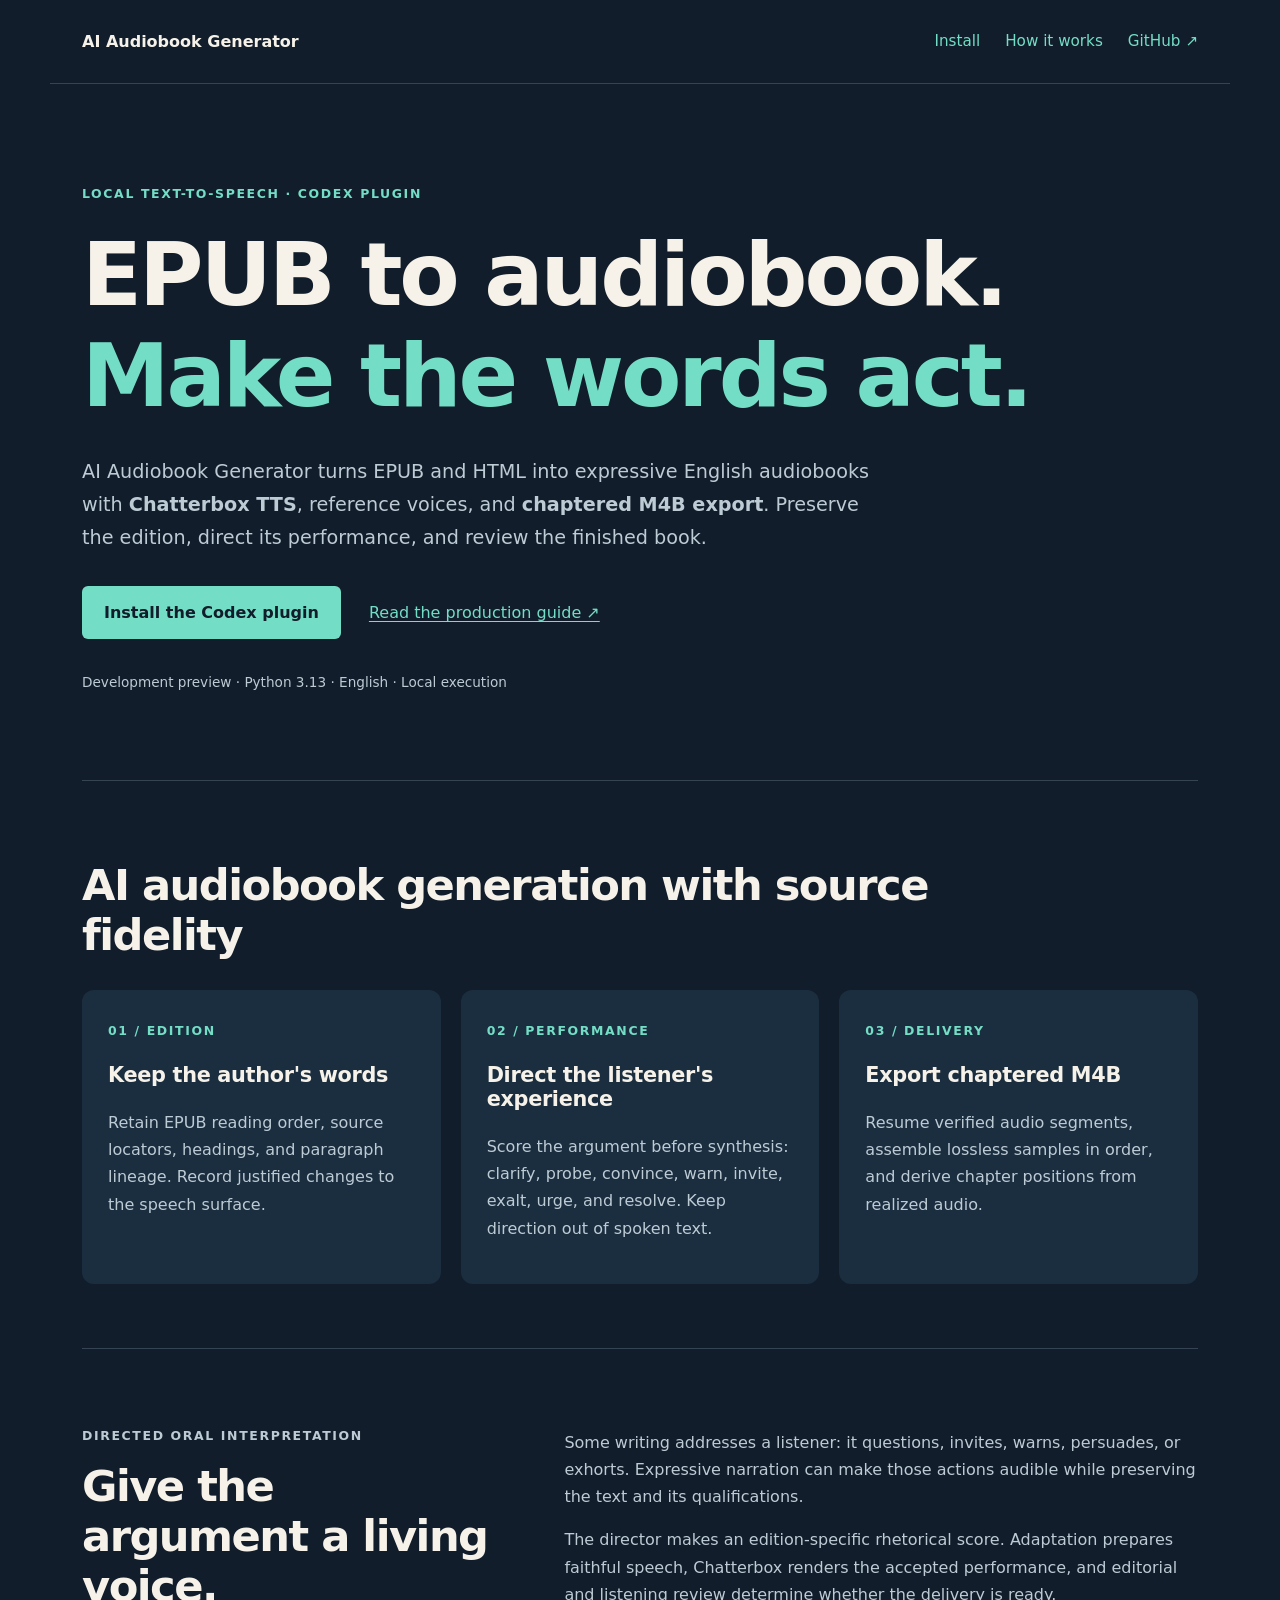
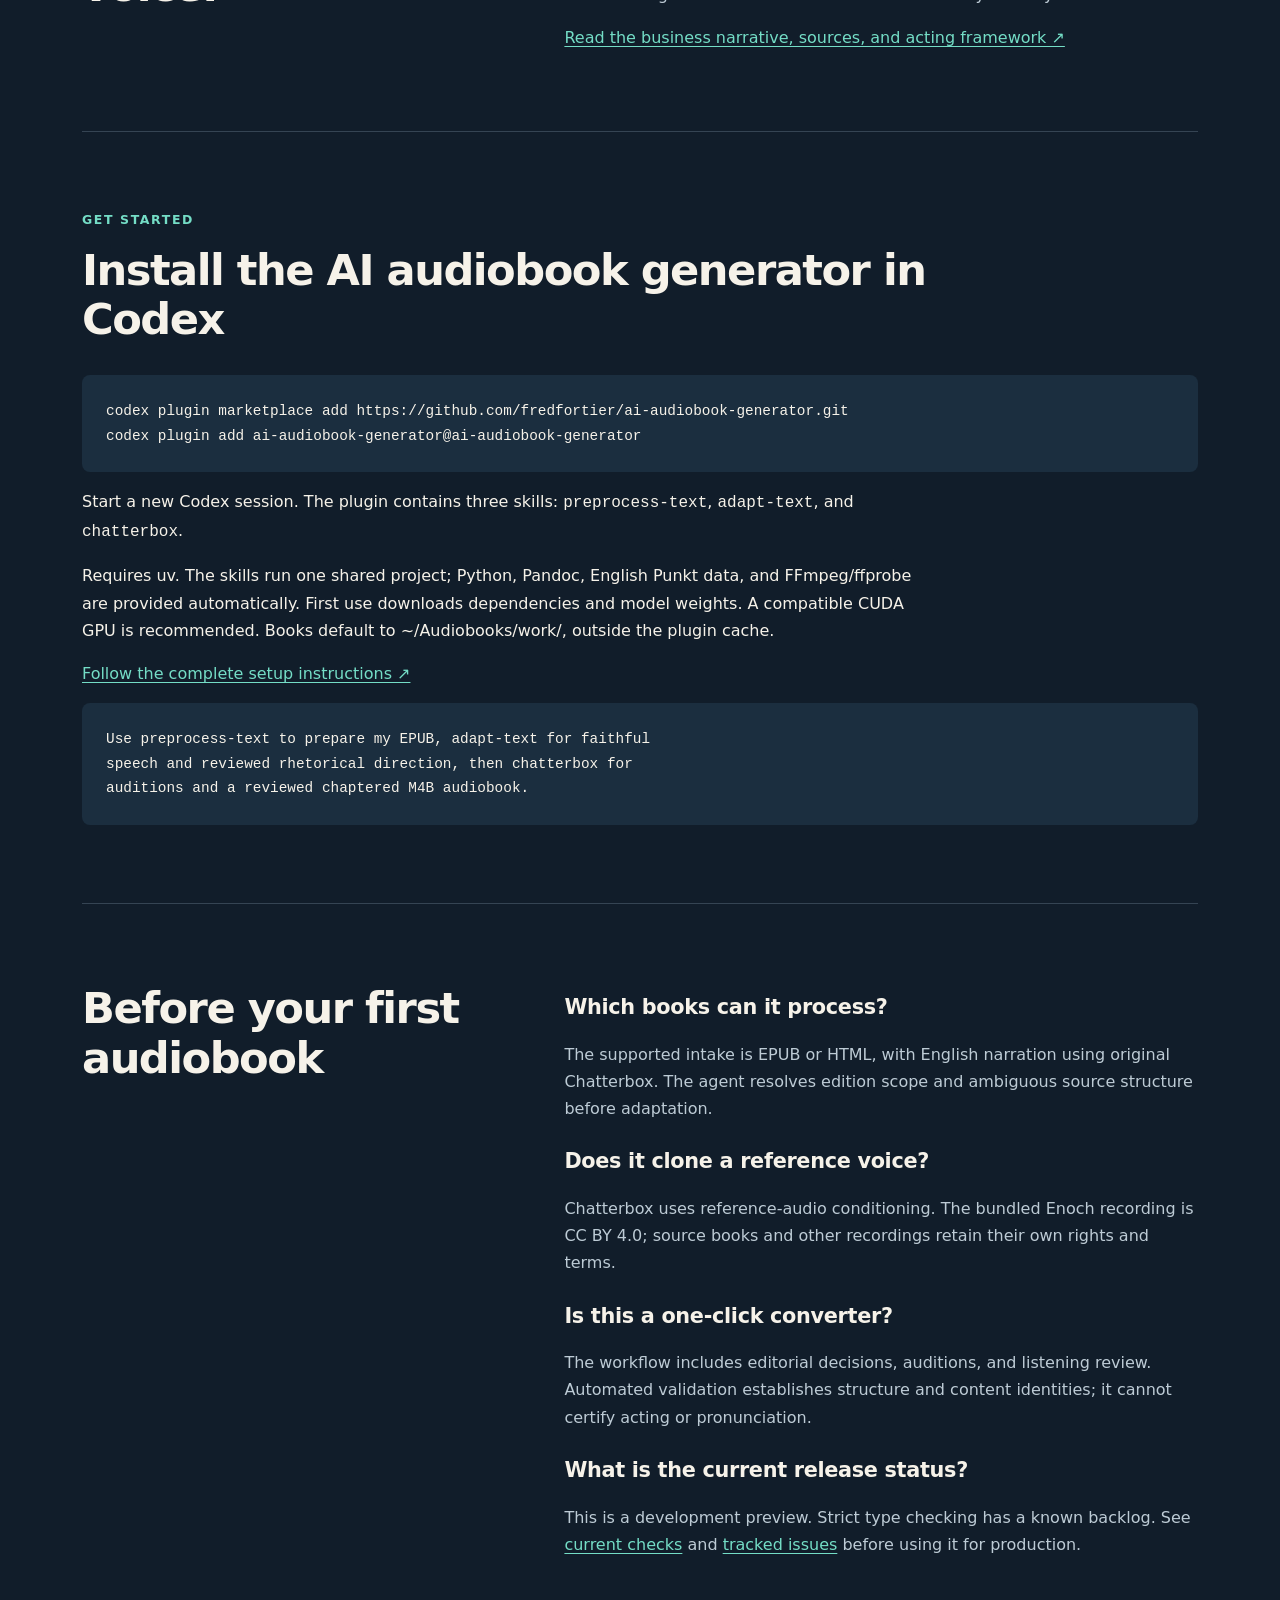
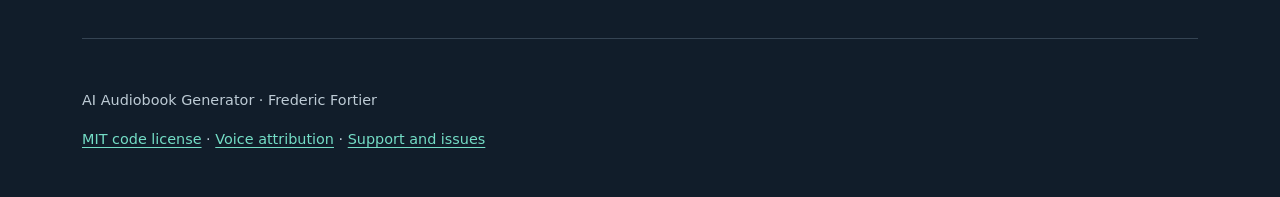
<file: docs/index.html>
<!doctype html>
<html lang="en">
<head>
  <meta charset="utf-8">
  <meta name="viewport" content="width=device-width, initial-scale=1">
  <title>AI Audiobook Generator — EPUB to Audiobook with Chatterbox TTS</title>
  <meta name="description" content="Convert EPUB and HTML to expressive English audiobooks with local Chatterbox TTS, reference voices, reviewed narration, and chaptered M4B export. Includes a Codex plugin.">
  <meta name="robots" content="index,follow,max-image-preview:large">
  <link rel="canonical" href="https://fredfortier.github.io/ai-audiobook-generator/">
  <meta property="og:type" content="website">
  <meta property="og:title" content="AI Audiobook Generator — EPUB to Audiobook with Chatterbox TTS">
  <meta property="og:description" content="Faithful words. Expressive narration. Reviewed delivery. Convert EPUB and HTML into chaptered M4B audiobooks with Chatterbox TTS and Codex.">
  <meta property="og:url" content="https://fredfortier.github.io/ai-audiobook-generator/">
  <meta property="og:image" content="https://fredfortier.github.io/ai-audiobook-generator/assets/social-preview.png">
  <meta property="og:image:width" content="1280">
  <meta property="og:image:height" content="640">
  <meta property="og:image:alt" content="AI Audiobook Generator: EPUB to audiobook, directed narration, and chaptered M4B export.">
  <meta name="twitter:card" content="summary_large_image">
  <link rel="stylesheet" href="style.css">
  <script type="application/ld+json">
  {
    "@context": "https://schema.org",
    "@type": ["SoftwareApplication", "SoftwareSourceCode"],
    "name": "AI Audiobook Generator",
    "description": "Convert EPUB and HTML to expressive English audiobooks with Chatterbox TTS, reviewed narration, and chaptered M4B export. Includes a Codex plugin.",
    "url": "https://fredfortier.github.io/ai-audiobook-generator/",
    "codeRepository": "https://github.com/fredfortier/ai-audiobook-generator",
    "downloadUrl": "https://github.com/fredfortier/ai-audiobook-generator",
    "applicationCategory": "MultimediaApplication",
    "programmingLanguage": "Python",
    "softwareVersion": "0.1.0",
    "license": "https://github.com/fredfortier/ai-audiobook-generator/blob/master/LICENSE",
    "image": "https://fredfortier.github.io/ai-audiobook-generator/assets/social-preview.png",
    "author": {"@type": "Person", "name": "Frederic Fortier", "url": "https://github.com/fredfortier"}
  }
  </script>
</head>
<body>
  <header>
    <a class="brand" href="./">AI Audiobook Generator</a>
    <nav aria-label="Main navigation"><a href="#install">Install</a><a href="#how-it-works">How it works</a><a href="https://github.com/fredfortier/ai-audiobook-generator">GitHub ↗</a></nav>
  </header>
  <main>
    <section class="hero">
      <p class="eyebrow">LOCAL TEXT-TO-SPEECH · CODEX PLUGIN</p>
      <h1>EPUB to audiobook.<br><span>Make the words act.</span></h1>
      <p class="lead">AI Audiobook Generator turns EPUB and HTML into expressive English audiobooks with <strong>Chatterbox TTS</strong>, reference voices, and <strong>chaptered M4B export</strong>. Preserve the edition, direct its performance, and review the finished book.</p>
      <div class="actions"><a class="button" href="#install">Install the Codex plugin</a><a href="https://github.com/fredfortier/ai-audiobook-generator#readme">Read the production guide ↗</a></div>
      <p class="status">Development preview · Python 3.13 · English · Local execution</p>
    </section>
    <section aria-labelledby="features">
      <h2 id="features">AI audiobook generation with source fidelity</h2>
      <div class="cards">
        <article><span class="number">01 / EDITION</span><h3>Keep the author's words</h3><p>Retain EPUB reading order, source locators, headings, and paragraph lineage. Record justified changes to the speech surface.</p></article>
        <article><span class="number">02 / PERFORMANCE</span><h3>Direct the listener's experience</h3><p>Score the argument before synthesis: clarify, probe, convince, warn, invite, exalt, urge, and resolve. Keep direction out of spoken text.</p></article>
        <article><span class="number">03 / DELIVERY</span><h3>Export chaptered M4B</h3><p>Resume verified audio segments, assemble lossless samples in order, and derive chapter positions from realized audio.</p></article>
      </div>
    </section>
    <section id="how-it-works" class="split">
      <div><p class="eyebrow">DIRECTED ORAL INTERPRETATION</p><h2>Give the argument a living voice.</h2></div>
      <div><p>Some writing addresses a listener: it questions, invites, warns, persuades, or exhorts. Expressive narration can make those actions audible while preserving the text and its qualifications.</p><p>The director makes an edition-specific rhetorical score. Adaptation prepares faithful speech, Chatterbox renders the accepted performance, and editorial and listening review determine whether the delivery is ready.</p><p><a href="https://github.com/fredfortier/ai-audiobook-generator#why-expressive-ai-audiobook-narration">Read the business narrative, sources, and acting framework ↗</a></p></div>
    </section>
    <section id="install">
      <p class="eyebrow">GET STARTED</p><h2>Install the AI audiobook generator in Codex</h2>
      <pre><code>codex plugin marketplace add https://github.com/fredfortier/ai-audiobook-generator.git
codex plugin add ai-audiobook-generator@ai-audiobook-generator</code></pre>
      <p>Start a new Codex session. The plugin contains three skills: <code>preprocess-text</code>, <code>adapt-text</code>, and <code>chatterbox</code>.</p>
      <p>Requires uv. The skills run one shared project; Python, Pandoc, English Punkt data, and FFmpeg/ffprobe are provided automatically. First use downloads dependencies and model weights. A compatible CUDA GPU is recommended. Books default to ~/Audiobooks/work/, outside the plugin cache.</p>
      <p><a href="https://github.com/fredfortier/ai-audiobook-generator#runtime">Follow the complete setup instructions ↗</a></p>
      <pre><code>Use preprocess-text to prepare my EPUB, adapt-text for faithful
speech and reviewed rhetorical direction, then chatterbox for
auditions and a reviewed chaptered M4B audiobook.</code></pre>
    </section>
    <section class="split" aria-labelledby="questions">
      <div><h2 id="questions">Before your first audiobook</h2></div>
      <div>
        <h3>Which books can it process?</h3><p>The supported intake is EPUB or HTML, with English narration using original Chatterbox. The agent resolves edition scope and ambiguous source structure before adaptation.</p>
        <h3>Does it clone a reference voice?</h3><p>Chatterbox uses reference-audio conditioning. The bundled Enoch recording is CC BY 4.0; source books and other recordings retain their own rights and terms.</p>
        <h3>Is this a one-click converter?</h3><p>The workflow includes editorial decisions, auditions, and listening review. Automated validation establishes structure and content identities; it cannot certify acting or pronunciation.</p>
        <h3>What is the current release status?</h3><p>This is a development preview. Strict type checking has a known backlog. See <a href="https://github.com/fredfortier/ai-audiobook-generator/actions">current checks</a> and <a href="https://github.com/fredfortier/ai-audiobook-generator/issues">tracked issues</a> before using it for production.</p>
      </div>
    </section>
  </main>
  <footer><p>AI Audiobook Generator · Frederic Fortier</p><p><a href="https://github.com/fredfortier/ai-audiobook-generator/blob/master/LICENSE">MIT code license</a> · <a href="https://github.com/fredfortier/ai-audiobook-generator/blob/master/assets/voices/README.md">Voice attribution</a> · <a href="https://github.com/fredfortier/ai-audiobook-generator/issues">Support and issues</a></p></footer>
</body>
</html>
</file>
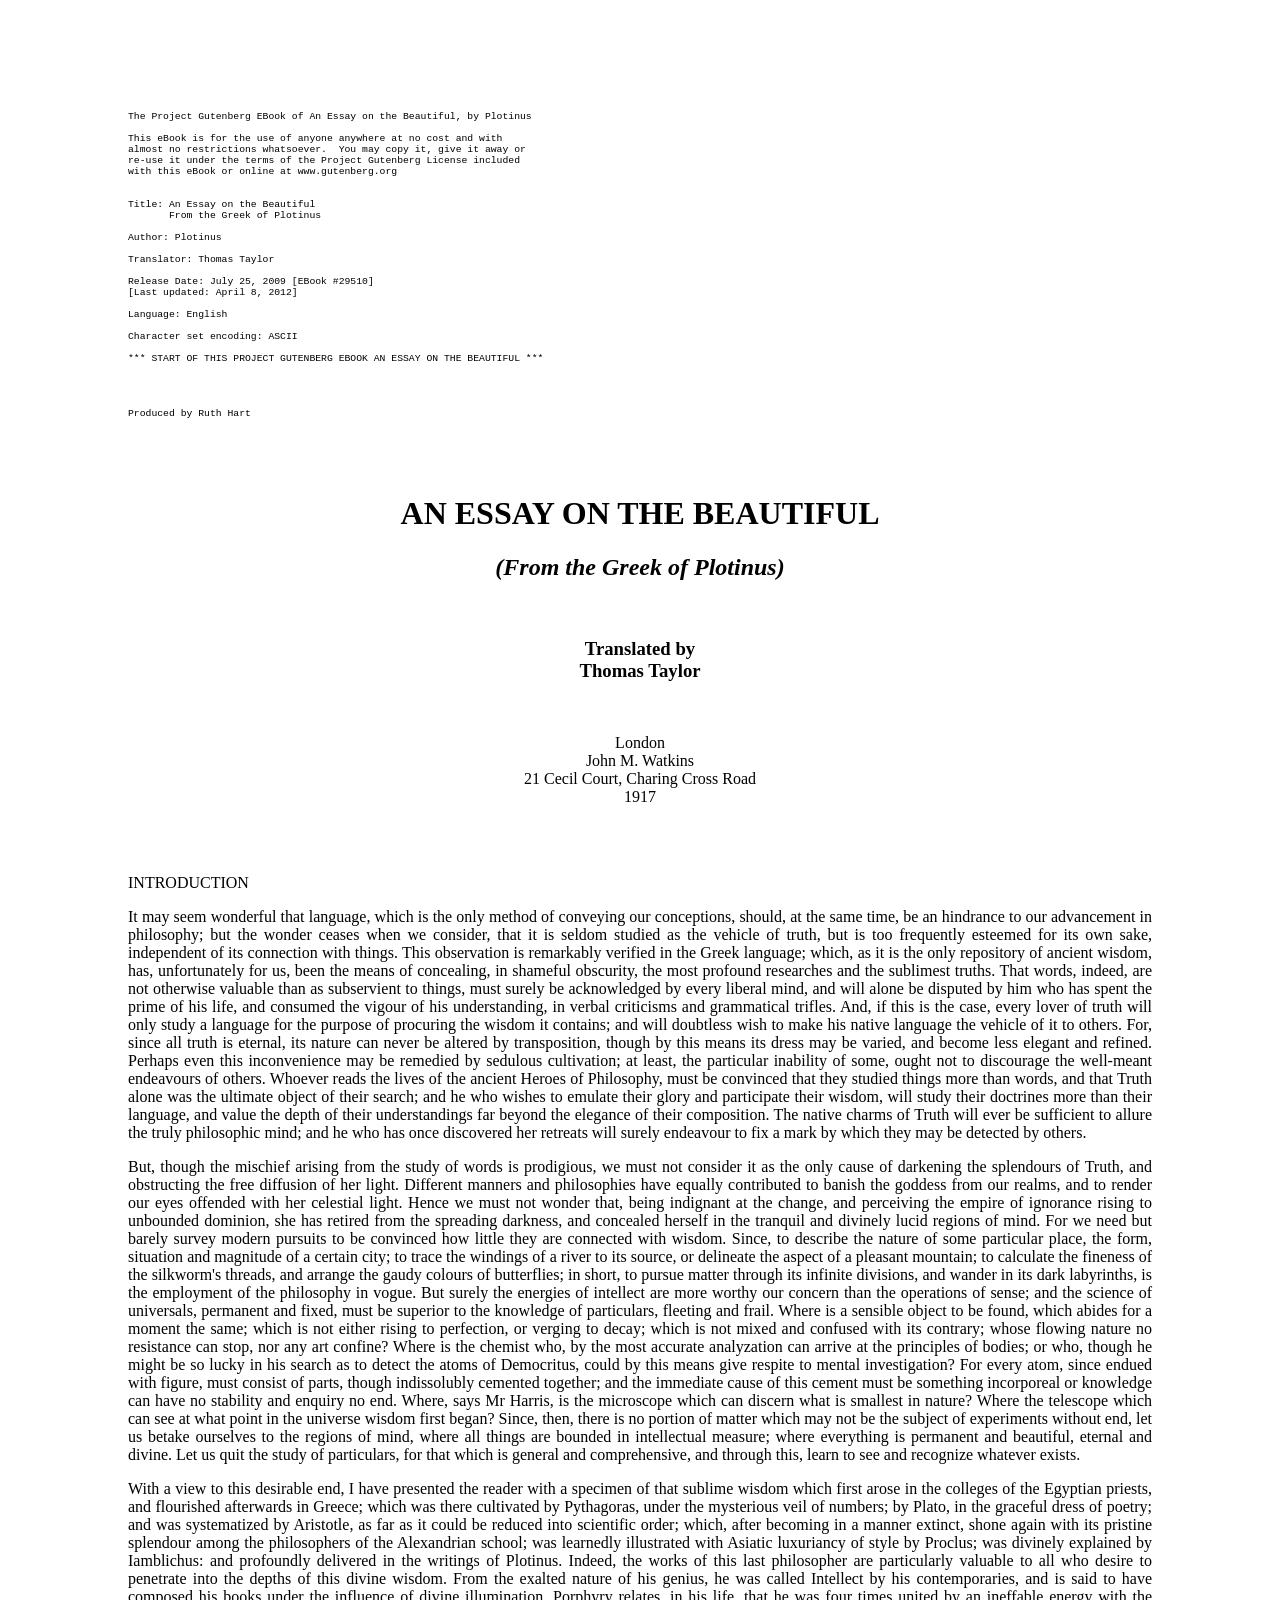
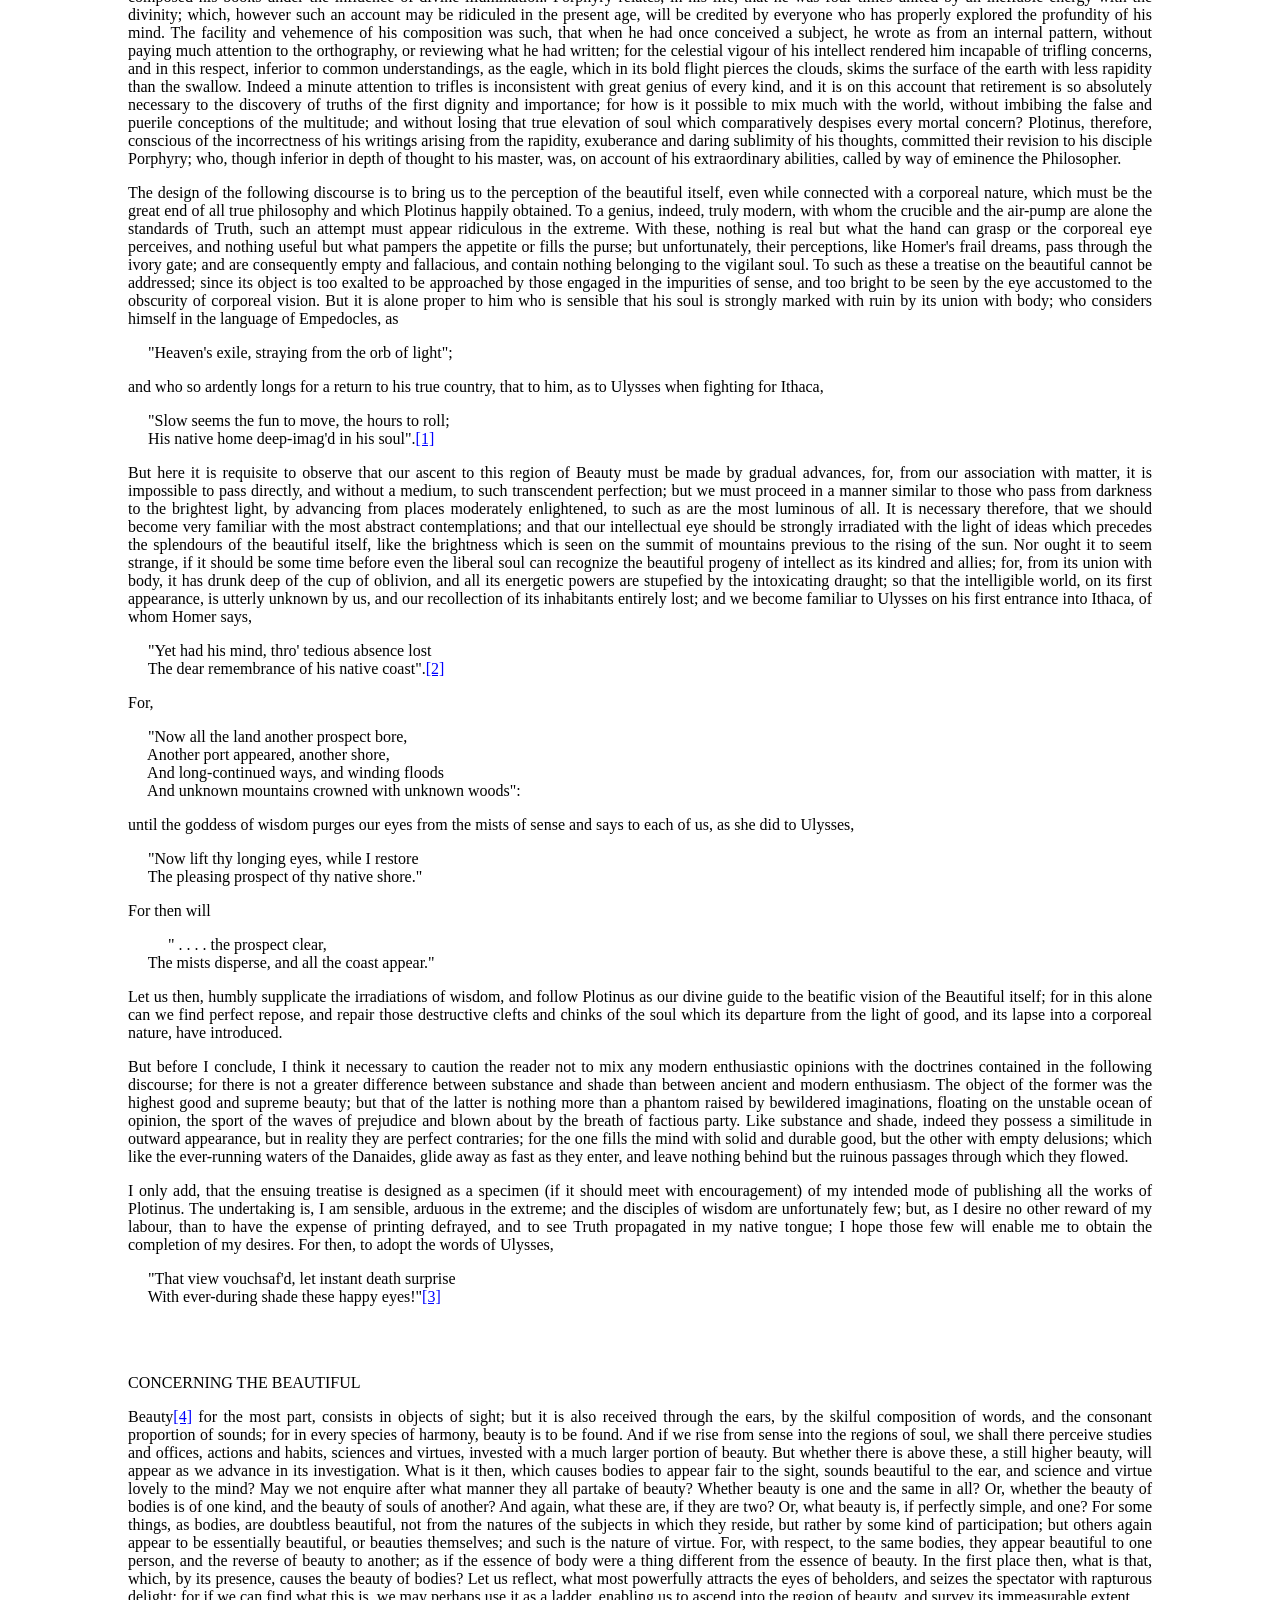
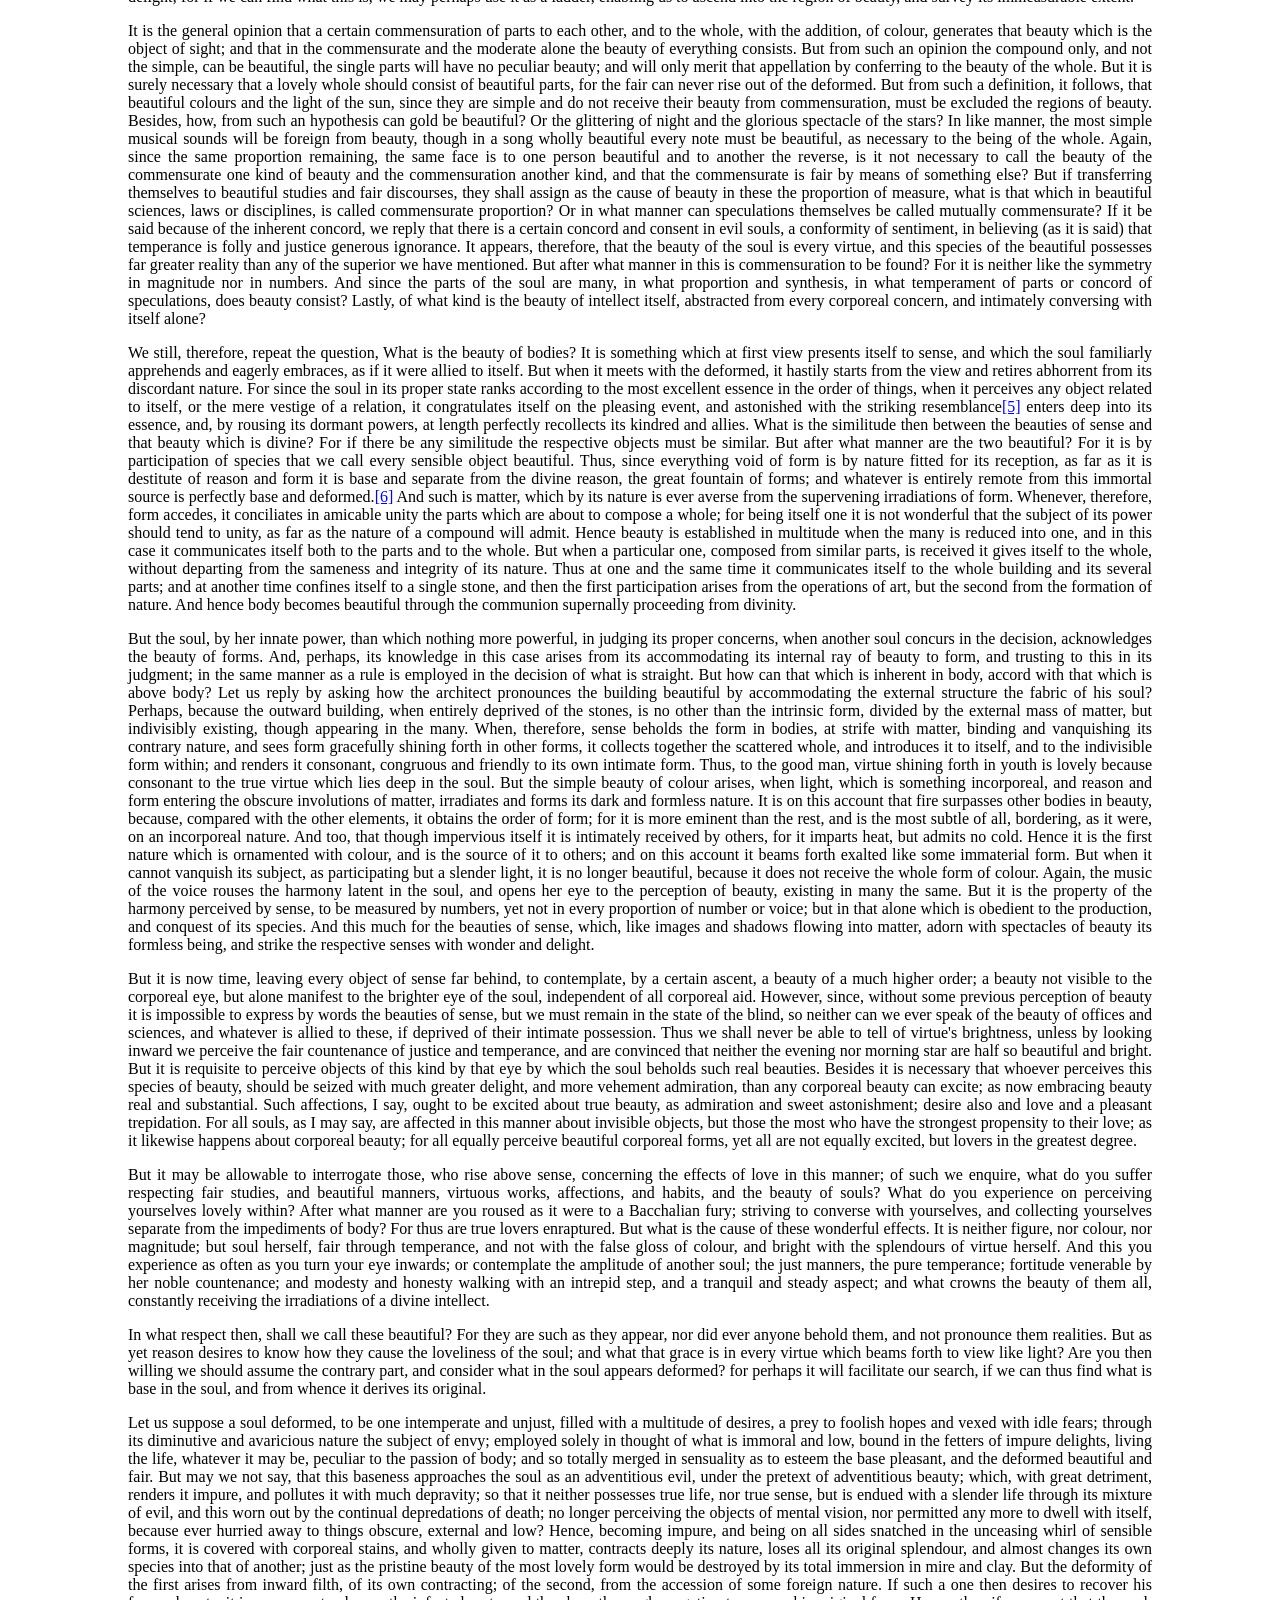
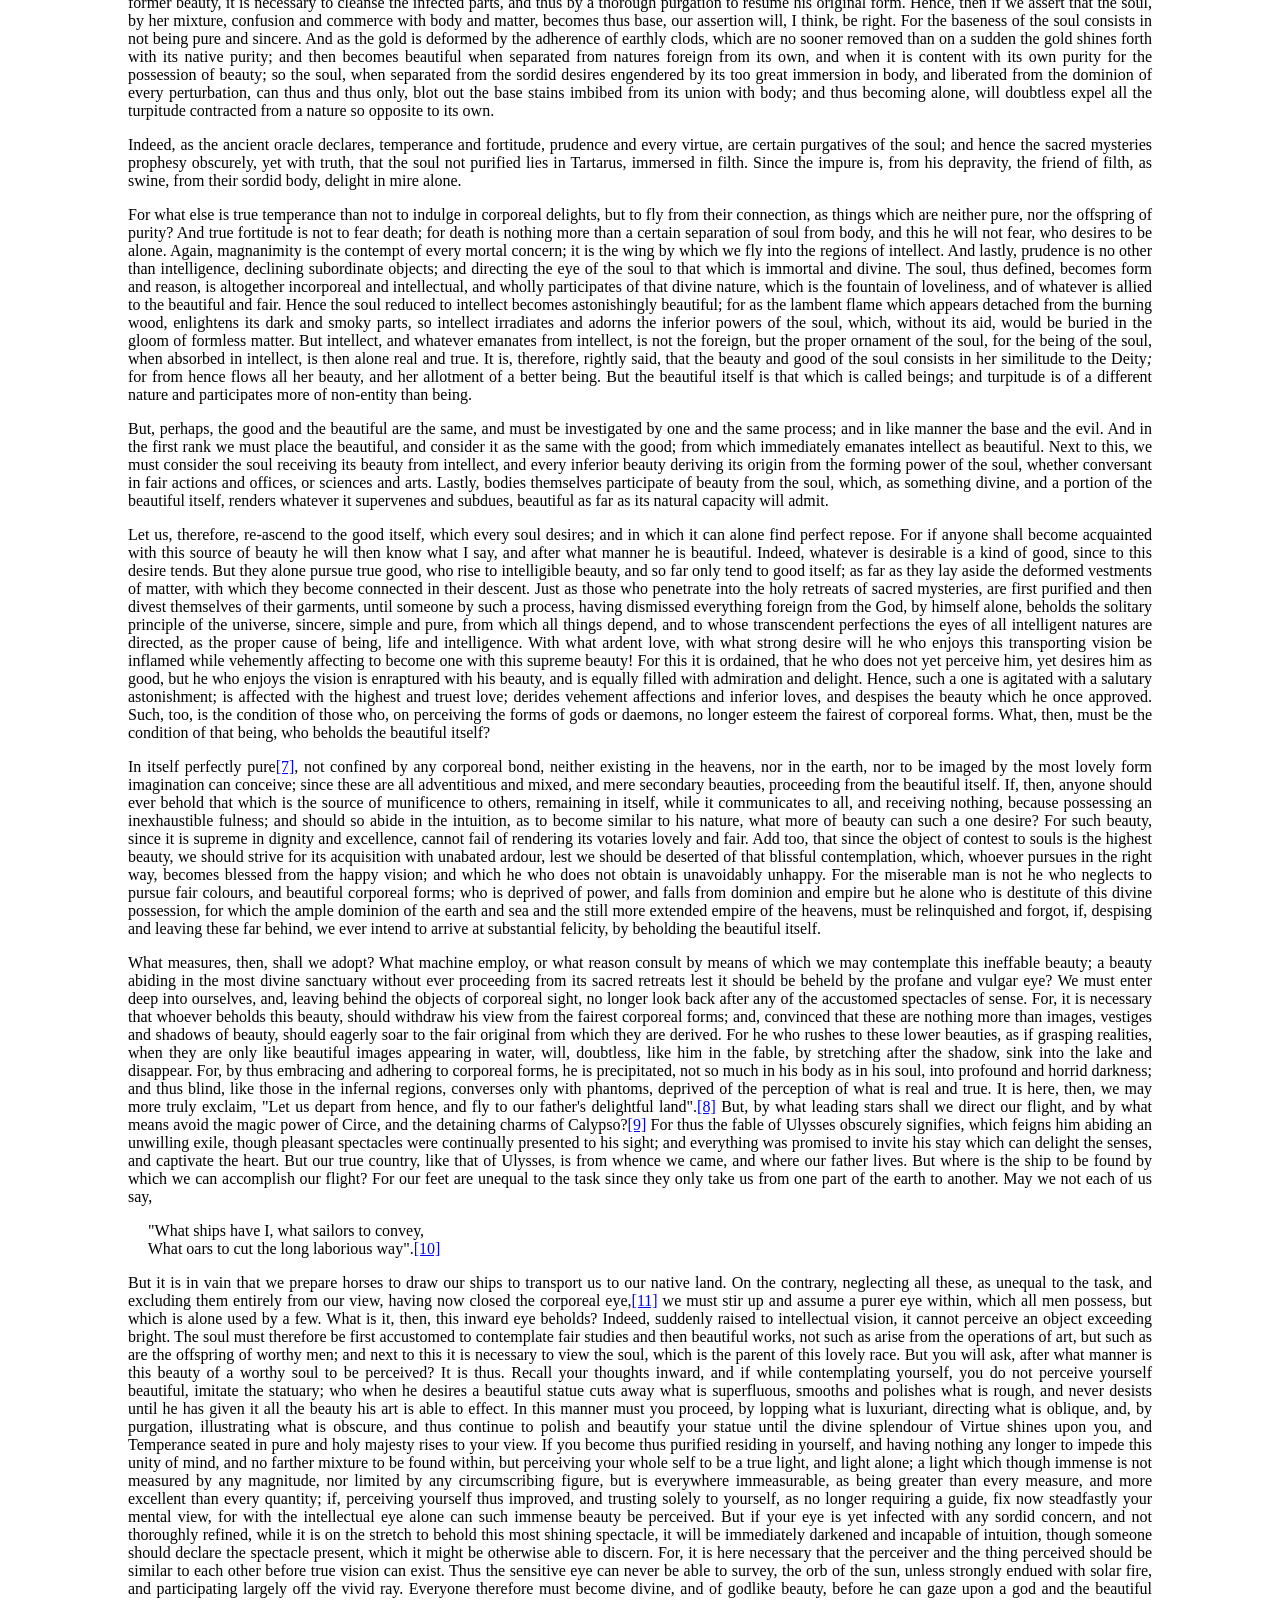
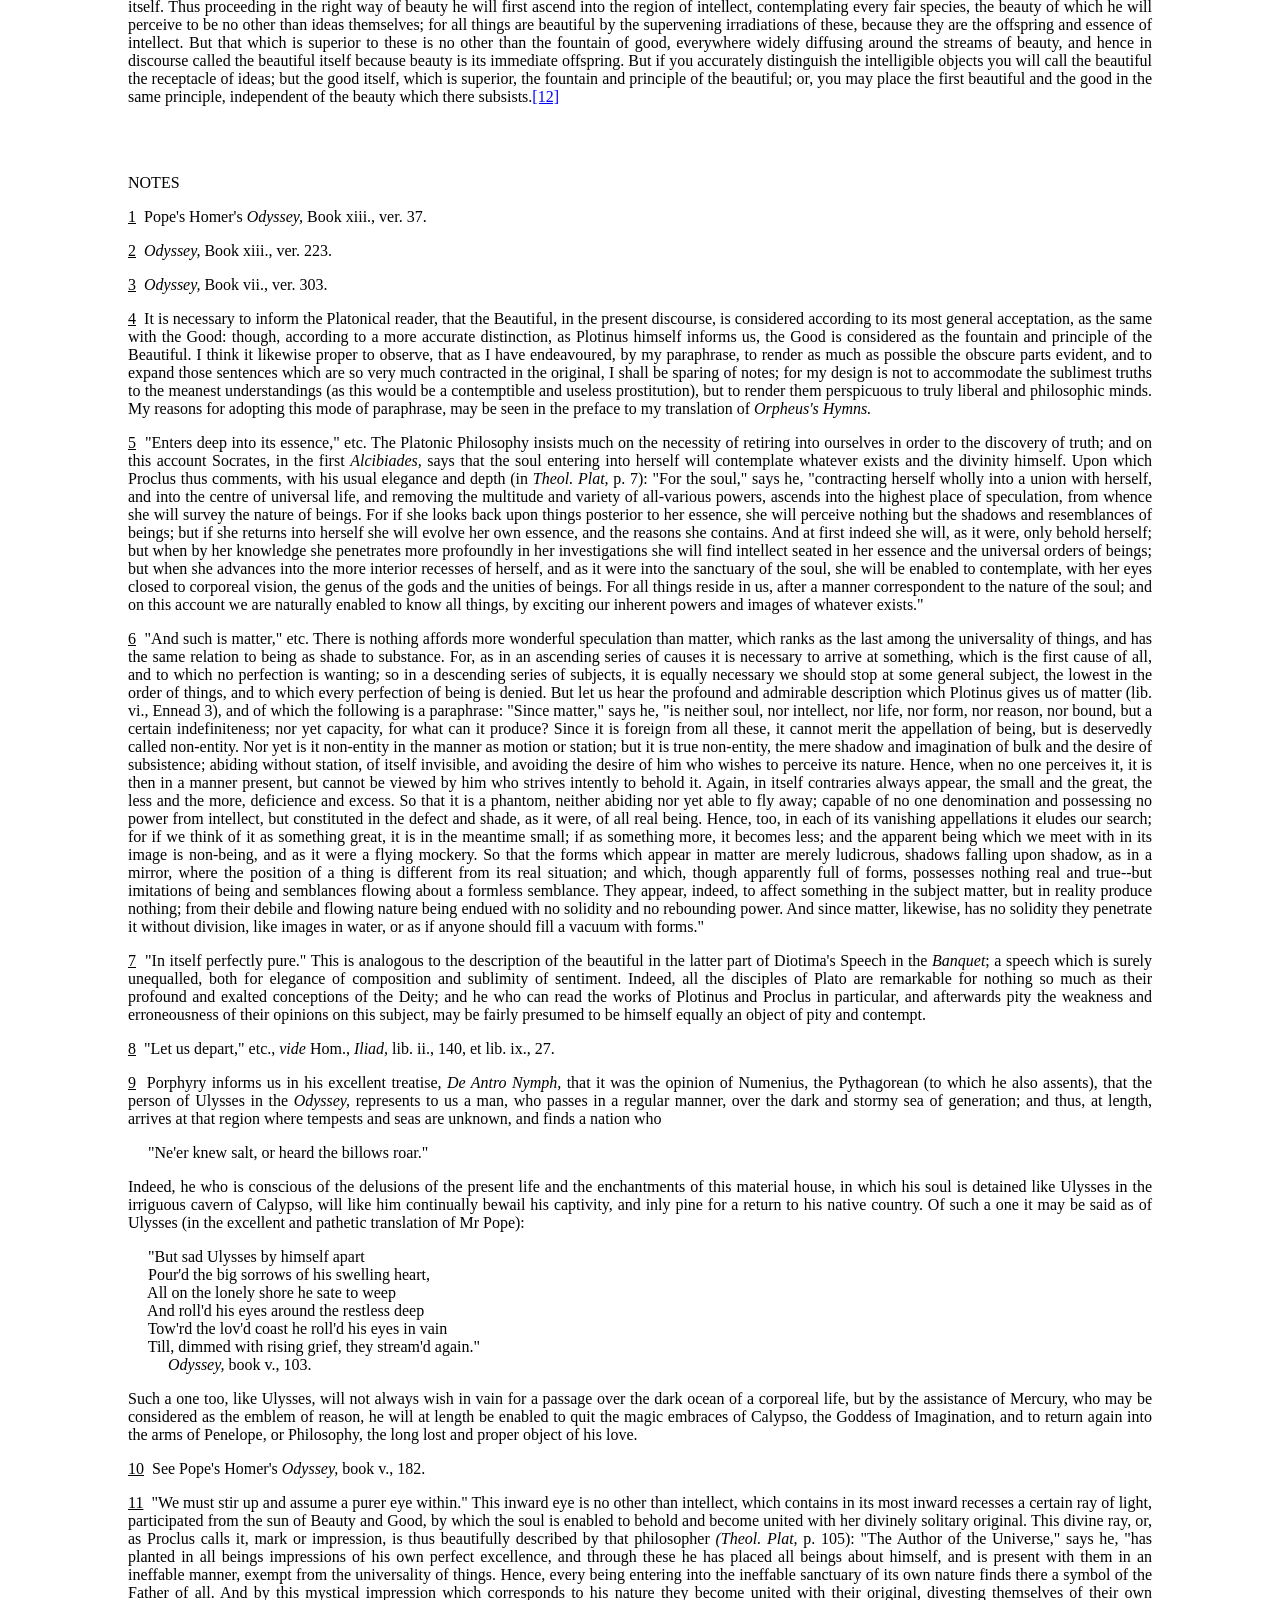
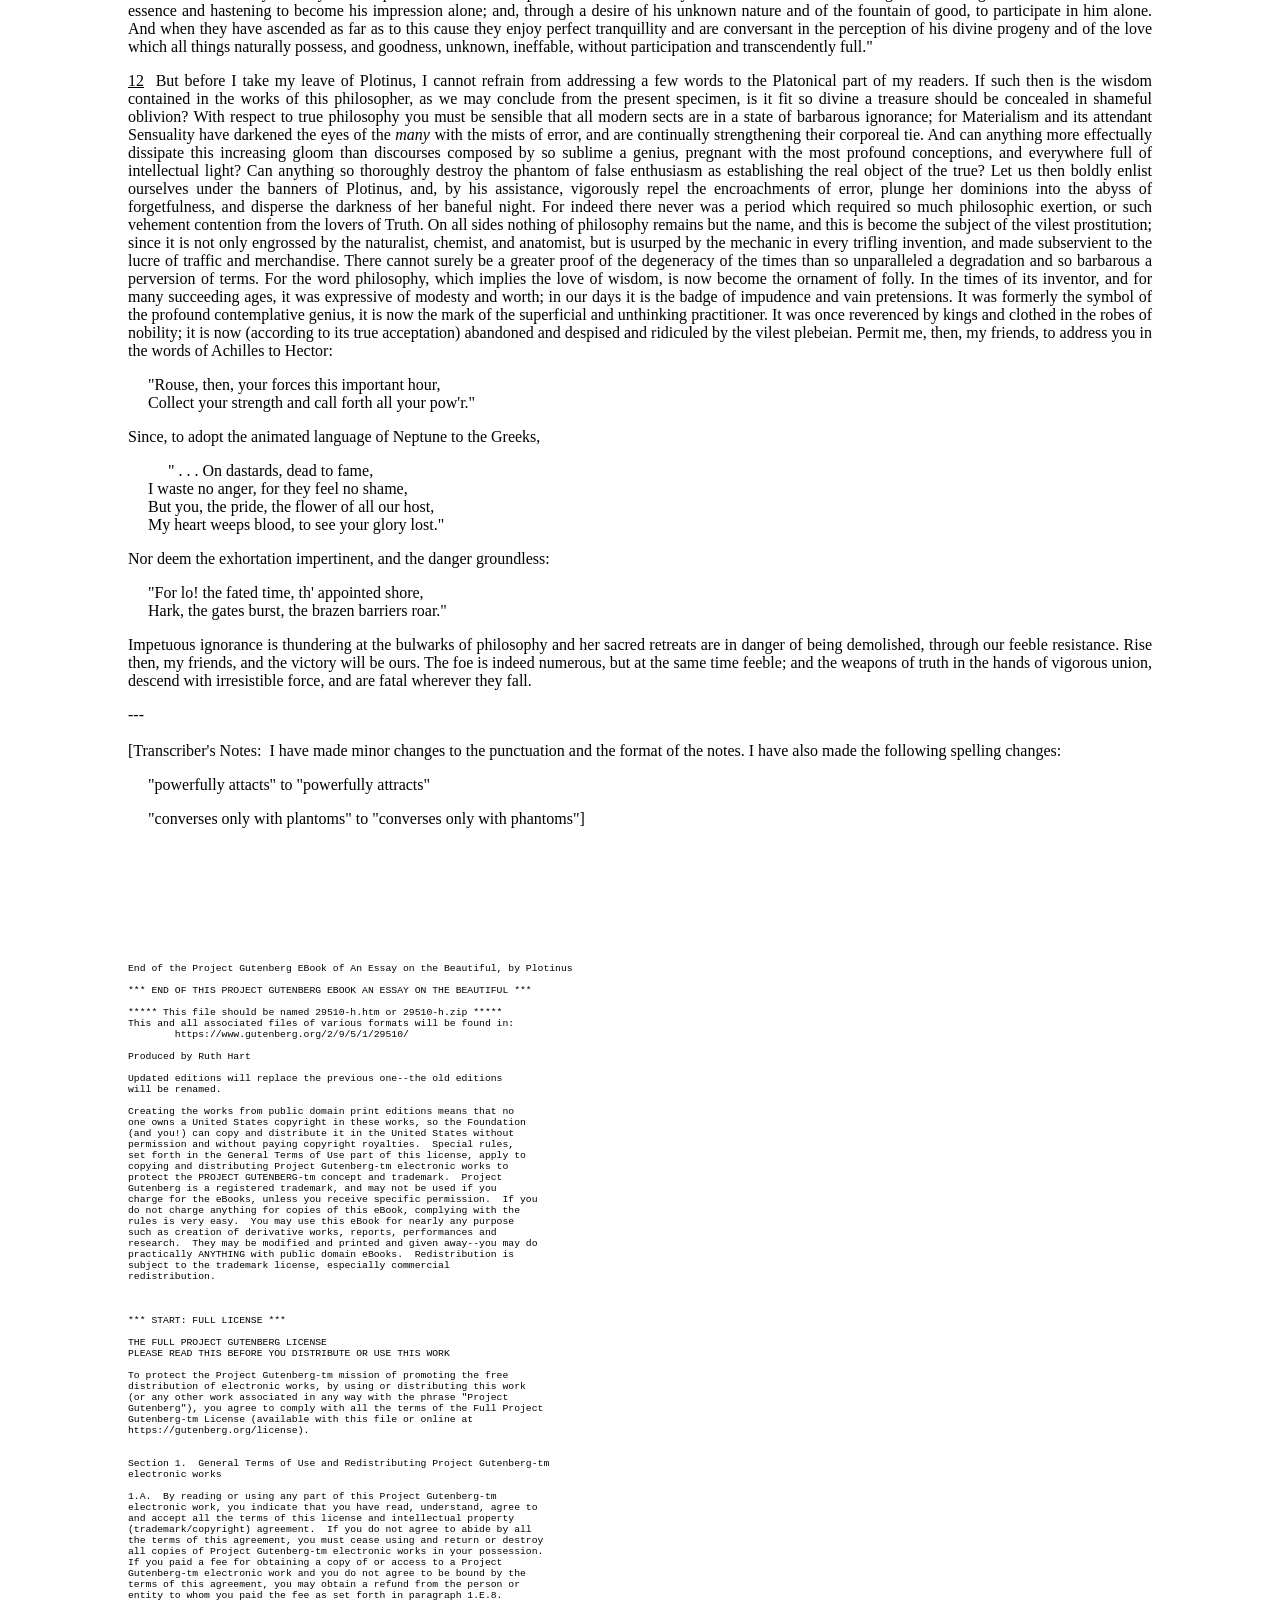
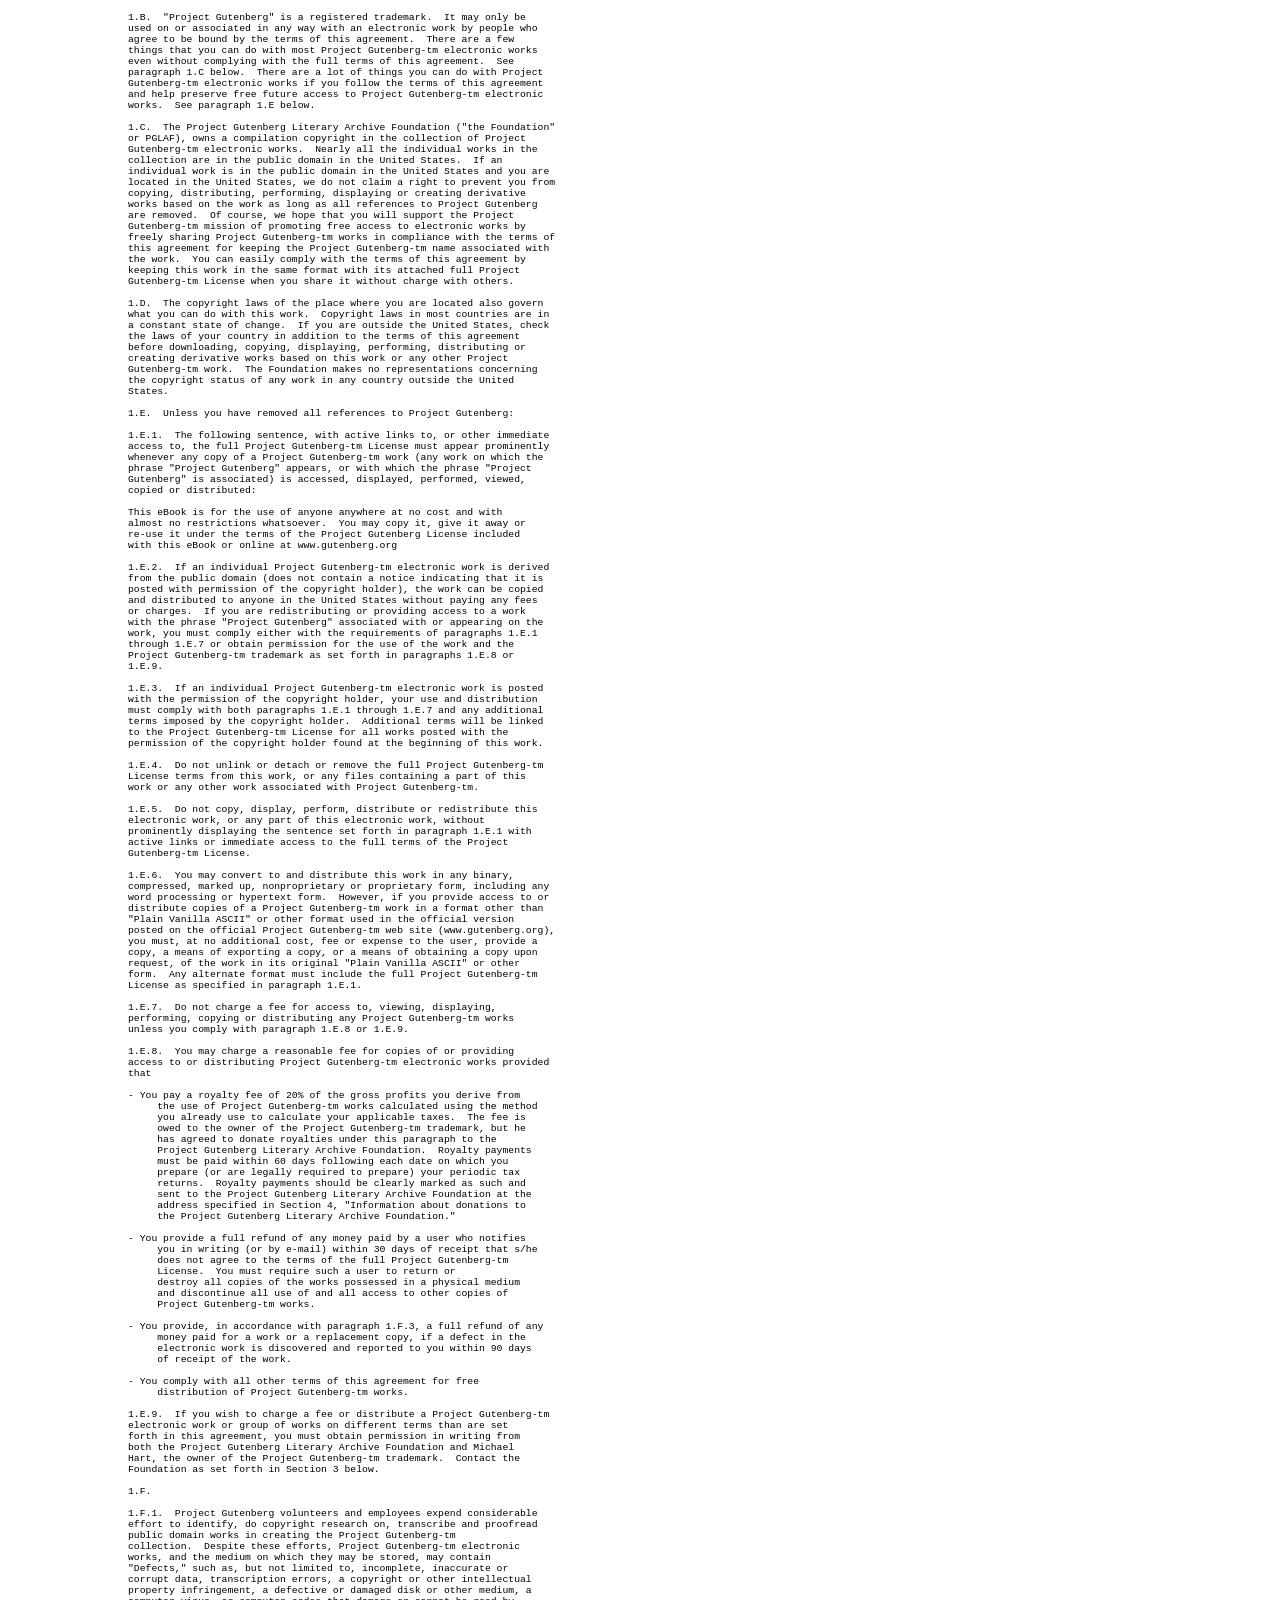
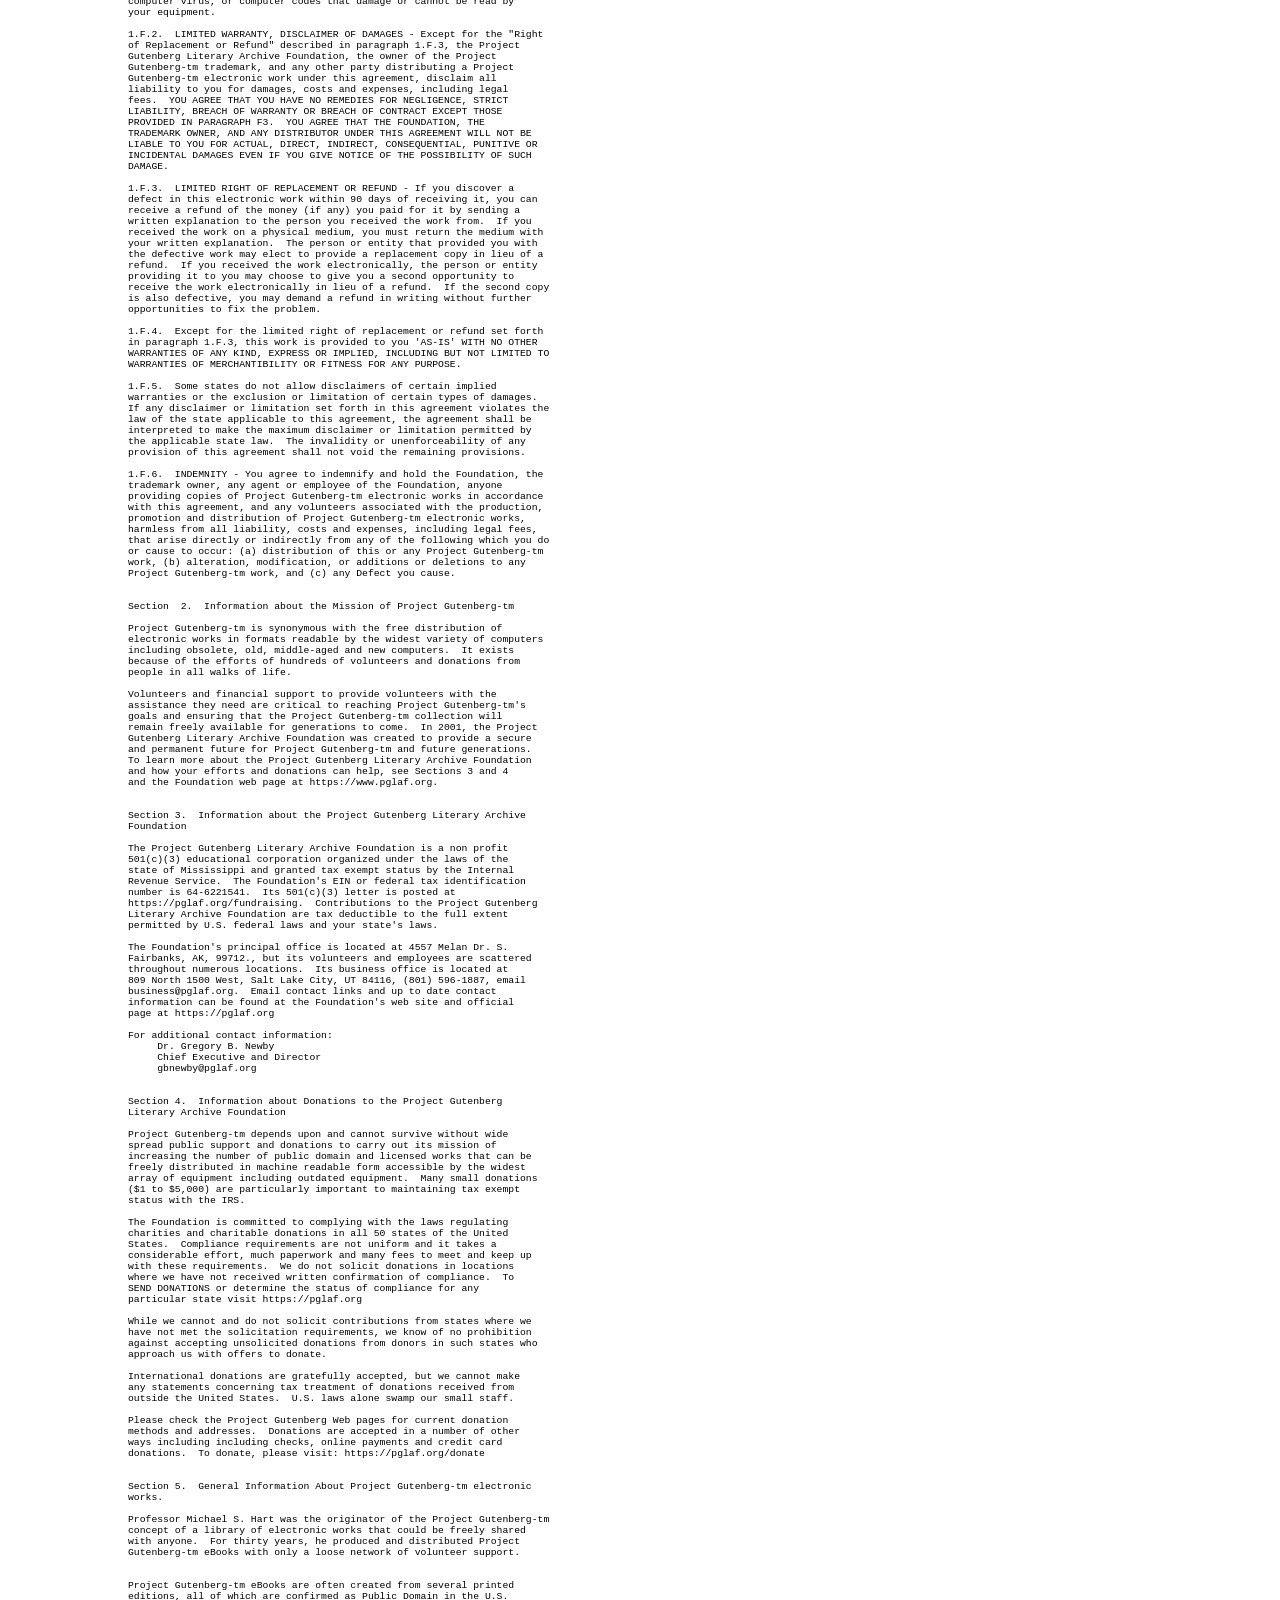
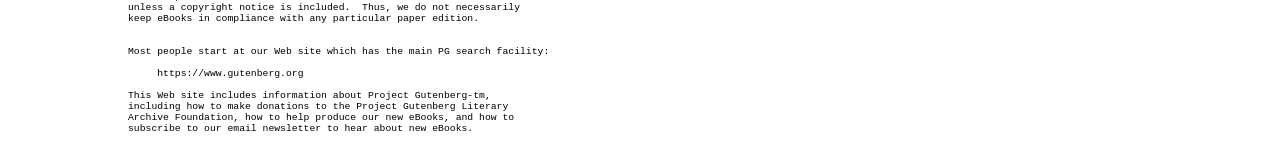
<file: tests/fixtures/plotinus/prepared/original/29510-h.htm>
<!DOCTYPE HTML PUBLIC "-//W3C//DTD HTML 4.01 Transitional//EN">
<html>
<head>
<meta http-equiv="Content-Type" content="text/html; charset=US-ASCII">
<title>The Project Gutenberg eBook of An Essay on the Beautiful, by Plotinus</title>
<style type="text/css">
	body 	{margin-top:100px;
			 margin-left:10%;
			 margin-right:10%;
			 text-align:justify}
	hr { width: 100%;
	     height: 5px; }
	a:link {color:blue;
			text-decoration:none}
	link {color:blue;
			text-decoration:none}
	a:visited {color:blue;
			text-decoration:none}
	a:hover {color:red}
	pre		{font-size: 75%;}
</style>

</head>

<body>


<pre>

The Project Gutenberg EBook of An Essay on the Beautiful, by Plotinus

This eBook is for the use of anyone anywhere at no cost and with
almost no restrictions whatsoever.  You may copy it, give it away or
re-use it under the terms of the Project Gutenberg License included
with this eBook or online at www.gutenberg.org


Title: An Essay on the Beautiful
       From the Greek of Plotinus

Author: Plotinus

Translator: Thomas Taylor

Release Date: July 25, 2009 [EBook #29510]
[Last updated: April 8, 2012]

Language: English

Character set encoding: ASCII

*** START OF THIS PROJECT GUTENBERG EBOOK AN ESSAY ON THE BEAUTIFUL ***




Produced by Ruth Hart





</pre>

<center>
<h1>AN ESSAY ON THE BEAUTIFUL</h1>

<h2><i>(From the Greek of Plotinus)</i></h2><br>

<h3>Translated by<br>
Thomas Taylor</h3><br>

<p>London<br>
John M. Watkins<br>
21 Cecil Court, Charing Cross Road<br>
1917</p>
</center><br>
<br>

<p>INTRODUCTION</p>

<p>It may seem wonderful that language, which is the only method of conveying
our conceptions, should, at the same time, be an hindrance to our advancement in
philosophy; but the wonder ceases when we consider, that it is seldom studied as
the vehicle of truth, but is too frequently esteemed for its own sake,
independent of its connection with things. This observation is remarkably
verified in the Greek language; which, as it is the only repository of ancient
wisdom, has, unfortunately for us, been the means of concealing, in shameful
obscurity, the most profound researches and the sublimest truths. That words,
indeed, are not otherwise valuable than as subservient to things, must surely be
acknowledged by every liberal mind, and will alone be disputed by him who has
spent the prime of his life, and consumed the vigour of his understanding, in
verbal criticisms and grammatical trifles. And, if this is the case, every lover
of truth will only study a language for the purpose of procuring the wisdom it
contains; and will doubtless wish to make his native language the vehicle of it
to others. For, since all truth is eternal, its nature can never be altered by
transposition, though by this means its dress may be varied, and become less
elegant and refined. Perhaps even this inconvenience may be remedied by sedulous
cultivation; at least, the particular inability of some, ought not to discourage
the well-meant endeavours of others. Whoever reads the lives of the ancient
Heroes of Philosophy, must be convinced that they studied things more than
words, and that Truth alone was the ultimate object of their search; and he who
wishes to emulate their glory and participate their wisdom, will study their
doctrines more than their language, and value the depth of their understandings
far beyond the elegance of their composition. The native charms of Truth will
ever be sufficient to allure the truly philosophic mind; and he who has once
discovered her retreats will surely endeavour to fix a mark by which they may be
detected by others.</p>

<p>But, though the mischief arising from the study of words is prodigious, we
must not consider it as the only cause of darkening the splendours of Truth, and
obstructing the free diffusion of her light. Different manners and philosophies
have equally contributed to banish the goddess from our realms, and to render
our eyes offended with her celestial light. Hence we must not wonder that, being
indignant at the change, and perceiving the empire of ignorance rising to
unbounded dominion, she has retired from the spreading darkness, and concealed
herself in the tranquil and divinely lucid regions of mind. For we need but
barely survey modern pursuits to be convinced how little they are connected with
wisdom. Since, to describe the nature of some particular place, the form,
situation and magnitude of a certain city; to trace the windings of a river to
its source, or delineate the aspect of a pleasant mountain; to calculate the
fineness of the silkworm's threads, and arrange the gaudy colours of
butterflies; in short, to pursue matter through its infinite divisions, and
wander in its dark labyrinths, is the employment of the philosophy in vogue. But
surely the energies of intellect are more worthy our concern than the operations
of sense; and the science of universals, permanent and fixed, must be superior
to the knowledge of particulars, fleeting and frail. Where is a sensible object
to be found, which abides for a moment the same; which is not either rising to
perfection, or verging to decay; which is not mixed and confused with its
contrary; whose flowing nature no resistance can stop, nor any art confine?
Where is the chemist who, by the most accurate analyzation can arrive at the
principles of bodies; or who, though he might be so lucky in his search as to
detect the atoms of Democritus, could by this means give respite to mental
investigation? For every atom, since endued with figure, must consist of parts,
though indissolubly cemented together; and the immediate cause of this cement
must be something incorporeal or knowledge can have no stability and enquiry no
end. Where, says Mr Harris, is the microscope which can discern what is smallest
in nature? Where the telescope which can see at what point in the universe
wisdom first began? Since, then, there is no portion of matter which may not be
the subject of experiments without end, let us betake ourselves to the regions
of mind, where all things are bounded in intellectual measure; where everything
is permanent and beautiful, eternal and divine. Let us quit the study of
particulars, for that which is general and comprehensive, and through this,
learn to see and recognize whatever exists.</p>

<p>With a view to this desirable end, I have presented the reader with a
specimen of that sublime wisdom which first arose in the colleges of the
Egyptian priests, and flourished afterwards in Greece; which was there
cultivated by Pythagoras, under the mysterious veil of numbers; by Plato, in the
graceful dress of poetry; and was systematized by Aristotle, as far as it could
be reduced into scientific order; which, after becoming in a manner extinct,
shone again with its pristine splendour among the philosophers of the
Alexandrian school; was learnedly illustrated with Asiatic luxuriancy of style
by Proclus; was divinely explained by Iamblichus: and profoundly delivered in
the writings of Plotinus. Indeed, the works of this last philosopher are
particularly valuable to all who desire to penetrate into the depths of this
divine wisdom. From the exalted nature of his genius, he was called Intellect by
his contemporaries, and is said to have composed his books under the influence
of divine illumination. Porphyry relates, in his life, that he was four times
united by an ineffable energy with the divinity; which, however such an account
may be ridiculed in the present age, will be credited by everyone who has
properly explored the profundity of his mind. The facility and vehemence of his
composition was such, that when he had once conceived a subject, he wrote as
from an internal pattern, without paying much attention to the orthography, or
reviewing what he had written; for the celestial vigour of his intellect
rendered him incapable of trifling concerns, and in this respect, inferior to
common understandings, as the eagle, which in its bold flight pierces the
clouds, skims the surface of the earth with less rapidity than the swallow.
Indeed a minute attention to trifles is inconsistent with great genius of every
kind, and it is on this account that retirement is so absolutely necessary to
the discovery of truths of the first dignity and importance; for how is it
possible to mix much with the world, without imbibing the false and puerile
conceptions of the multitude; and without losing that true elevation of soul
which comparatively despises every mortal concern? Plotinus, therefore,
conscious of the incorrectness of his writings arising from the rapidity,
exuberance and daring sublimity of his thoughts, committed their revision to his
disciple Porphyry; who, though inferior in depth of thought to his master, was,
on account of his extraordinary abilities, called by way of eminence the
Philosopher.</p>

<p>The design of the following discourse is to bring us to the perception of the
beautiful itself, even while connected with a corporeal nature, which must be
the great end of all true philosophy and which Plotinus happily obtained. To a
genius, indeed, truly modern, with whom the crucible and the air-pump are alone
the standards of Truth, such an attempt must appear ridiculous in the extreme.
With these, nothing is real but what the hand can grasp or the corporeal eye
perceives, and nothing useful but what pampers the appetite or fills the purse;
but unfortunately, their perceptions, like Homer's frail dreams, pass through
the ivory gate; and are consequently empty and fallacious, and contain nothing
belonging to the vigilant soul. To such as these a treatise on the beautiful
cannot be addressed; since its object is too exalted to be approached by those
engaged in the impurities of sense, and too bright to be seen by the eye
accustomed to the obscurity of corporeal vision. But it is alone proper to him
who is sensible that his soul is strongly marked with ruin by its union with
body; who considers himself in the language of Empedocles, as</p>

<p>&nbsp;&nbsp;&nbsp;&nbsp; &quot;Heaven's exile, straying from the orb of light&quot;;</p>

<p>and who so ardently longs for a return to his true country, that to him, as
to Ulysses when fighting for Ithaca,</p>

<p>&nbsp;&nbsp;&nbsp;&nbsp; &quot;Slow seems the fun to move, the hours to roll;<br>
&nbsp;&nbsp;&nbsp;&nbsp; His native home deep-imag'd in his soul&quot;.<a href=
"#note01"><u>[1]</u></a></p>

<p>But here it is requisite to observe that our ascent to this region of Beauty
must be made by gradual advances, for, from our association with matter, it is
impossible to pass directly, and without a medium, to such transcendent
perfection; but we must proceed in a manner similar to those who pass from
darkness to the brightest light, by advancing from places moderately
enlightened, to such as are the most luminous of all. It is necessary therefore,
that we should become very familiar with the most abstract contemplations; and
that our intellectual eye should be strongly irradiated with the light of ideas
which precedes the splendours of the beautiful itself, like the brightness which
is seen on the summit of mountains previous to the rising of the sun. Nor ought
it to seem strange, if it should be some time before even the liberal soul can
recognize the beautiful progeny of intellect as its kindred and allies; for,
from its union with body, it has drunk deep of the cup of oblivion, and all its
energetic powers are stupefied by the intoxicating draught; so that the
intelligible world, on its first appearance, is utterly unknown by us, and our
recollection of its inhabitants entirely lost; and we become familiar to Ulysses
on his first entrance into Ithaca, of whom Homer says,</p>

<p>&nbsp;&nbsp;&nbsp;&nbsp; &quot;Yet had his mind, thro' tedious absence lost<br>
&nbsp;&nbsp;&nbsp;&nbsp; The dear remembrance of his native coast&quot;.<a href=
"#note02"><u>[2]</u></a></p>

<p>For,</p>

<p>&nbsp;&nbsp;&nbsp;&nbsp; &quot;Now all the land another prospect bore,<br>
&nbsp;&nbsp;&nbsp;&nbsp; Another port appeared, another shore,<br>
&nbsp;&nbsp;&nbsp;&nbsp; And long-continued ways, and winding floods<br>
&nbsp;&nbsp;&nbsp;&nbsp; And unknown mountains crowned with unknown woods&quot;:</p>

<p>until the goddess of wisdom purges our eyes from the mists of sense and says
to each of us, as she did to Ulysses,</p>

<p>&nbsp;&nbsp;&nbsp;&nbsp; &quot;Now lift thy longing eyes, while I restore<br>
&nbsp;&nbsp;&nbsp;&nbsp; The pleasing prospect of thy native shore.&quot;</p>

<p>For then will</p>

<p>&nbsp;&nbsp;&nbsp;&nbsp;&nbsp;&nbsp;&nbsp;&nbsp;&nbsp; &quot; . . . . the prospect
clear,<br>
&nbsp;&nbsp;&nbsp;&nbsp; The mists disperse, and all the coast appear.&quot;</p>

<p>Let us then, humbly supplicate the irradiations of wisdom, and follow
Plotinus as our divine guide to the beatific vision of the Beautiful itself; for
in this alone can we find perfect repose, and repair those destructive clefts
and chinks of the soul which its departure from the light of good, and its lapse
into a corporeal nature, have introduced.</p>

<p>But before I conclude, I think it necessary to caution the reader not to mix
any modern enthusiastic opinions with the doctrines contained in the following
discourse; for there is not a greater difference between substance and shade
than between ancient and modern enthusiasm. The object of the former was the
highest good and supreme beauty; but that of the latter is nothing more than a
phantom raised by bewildered imaginations, floating on the unstable ocean of
opinion, the sport of the waves of prejudice and blown about by the breath of
factious party. Like substance and shade, indeed they possess a similitude in
outward appearance, but in reality they are perfect contraries; for the one
fills the mind with solid and durable good, but the other with empty delusions;
which like the ever-running waters of the Danaides, glide away as fast as they
enter, and leave nothing behind but the ruinous passages through which they
flowed.</p>

<p>I only add, that the ensuing treatise is designed as a specimen (if it should
meet with encouragement) of my intended mode of publishing all the works of
Plotinus. The undertaking is, I am sensible, arduous in the extreme; and the
disciples of wisdom are unfortunately few; but, as I desire no other reward of
my labour, than to have the expense of printing defrayed, and to see Truth
propagated in my native tongue; I hope those few will enable me to obtain the
completion of my desires. For then, to adopt the words of Ulysses,</p>

<p>&nbsp;&nbsp;&nbsp;&nbsp; &quot;That view vouchsaf'd, let instant death surprise<br>
&nbsp;&nbsp;&nbsp;&nbsp; With ever-during shade these happy eyes!&quot;<a href=
"#note03"><u>[3]</u></a></p><br>
<br>

<p>CONCERNING THE BEAUTIFUL</p>

<p>Beauty<a href="#note04"><u>[4]</u></a> for the most part, consists in objects
of sight; but it is also received through the ears, by the skilful composition
of words, and the consonant proportion of sounds; for in every species of
harmony, beauty is to be found. And if we rise from sense into the regions of
soul, we shall there perceive studies and offices, actions and habits, sciences
and virtues, invested with a much larger portion of beauty. But whether there is
above these, a still higher beauty, will appear as we advance in its
investigation. What is it then, which causes bodies to appear fair to the sight,
sounds beautiful to the ear, and science and virtue lovely to the mind? May we
not enquire after what manner they all partake of beauty? Whether beauty is one
and the same in all? Or, whether the beauty of bodies is of one kind, and the
beauty of souls of another? And again, what these are, if they are two? Or, what
beauty is, if perfectly simple, and one? For some things, as bodies, are
doubtless beautiful, not from the natures of the subjects in which they reside,
but rather by some kind of participation; but others again appear to be
essentially beautiful, or beauties themselves; and such is the nature of virtue.
For, with respect, to the same bodies, they appear beautiful to one person, and
the reverse of beauty to another; as if the essence of body were a thing
different from the essence of beauty. In the first place then, what is that,
which, by its presence, causes the beauty of bodies? Let us reflect, what most
powerfully attracts the eyes of beholders, and seizes the spectator with
rapturous delight; for if we can find what this is, we may perhaps use it as a
ladder, enabling us to ascend into the region of beauty, and survey its
immeasurable extent.</p>

<p>It is the general opinion that a certain commensuration of parts to each
other, and to the whole, with the addition, of colour, generates that beauty
which is the object of sight; and that in the commensurate and the moderate
alone the beauty of everything consists. But from such an opinion the compound
only, and not the simple, can be beautiful, the single parts will have no
peculiar beauty; and will only merit that appellation by conferring to the
beauty of the whole. But it is surely necessary that a lovely whole should
consist of beautiful parts, for the fair can never rise out of the deformed. But
from such a definition, it follows, that beautiful colours and the light of the
sun, since they are simple and do not receive their beauty from commensuration,
must be excluded the regions of beauty. Besides, how, from such an hypothesis
can gold be beautiful? Or the glittering of night and the glorious spectacle of
the stars? In like manner, the most simple musical sounds will be foreign from
beauty, though in a song wholly beautiful every note must be beautiful, as
necessary to the being of the whole. Again, since the same proportion remaining,
the same face is to one person beautiful and to another the reverse, is it not
necessary to call the beauty of the commensurate one kind of beauty and the
commensuration another kind, and that the commensurate is fair by means of
something else? But if transferring themselves to beautiful studies and fair
discourses, they shall assign as the cause of beauty in these the proportion of
measure, what is that which in beautiful sciences, laws or disciplines, is
called commensurate proportion? Or in what manner can speculations themselves be
called mutually commensurate? If it be said because of the inherent concord, we
reply that there is a certain concord and consent in evil souls, a conformity of
sentiment, in believing (as it is said) that temperance is folly and justice
generous ignorance. It appears, therefore, that the beauty of the soul is every
virtue, and this species of the beautiful possesses far greater reality than any
of the superior we have mentioned. But after what manner in this is
commensuration to be found? For it is neither like the symmetry in magnitude nor
in numbers. And since the parts of the soul are many, in what proportion and
synthesis, in what temperament of parts or concord of speculations, does beauty
consist? Lastly, of what kind is the beauty of intellect itself, abstracted from
every corporeal concern, and intimately conversing with itself alone?</p>

<p>We still, therefore, repeat the question, What is the beauty of bodies? It is
something which at first view presents itself to sense, and which the soul
familiarly apprehends and eagerly embraces, as if it were allied to itself. But
when it meets with the deformed, it hastily starts from the view and retires
abhorrent from its discordant nature. For since the soul in its proper state
ranks according to the most excellent essence in the order of things, when it
perceives any object related to itself, or the mere vestige of a relation, it
congratulates itself on the pleasing event, and astonished with the striking
resemblance<a href="#note05"><u>[5]</u></a> enters deep into its essence, and,
by rousing its dormant powers, at length perfectly recollects its kindred and
allies. What is the similitude then between the beauties of sense and that
beauty which is divine? For if there be any similitude the respective objects
must be similar. But after what manner are the two beautiful? For it is by
participation of species that we call every sensible object beautiful. Thus,
since everything void of form is by nature fitted for its reception, as far as
it is destitute of reason and form it is base and separate from the divine
reason, the great fountain of forms; and whatever is entirely remote from this
immortal source is perfectly base and deformed.<a href=
"#note06"><u>[6]</u></a> And such is matter, which by its nature is ever averse
from the supervening irradiations of form. Whenever, therefore, form accedes, it
conciliates in amicable unity the parts which are about to compose a whole; for
being itself one it is not wonderful that the subject of its power should tend
to unity, as far as the nature of a compound will admit. Hence beauty is
established in multitude when the many is reduced into one, and in this case it
communicates itself both to the parts and to the whole. But when a particular
one, composed from similar parts, is received it gives itself to the whole,
without departing from the sameness and integrity of its nature. Thus at one and
the same time it communicates itself to the whole building and its several
parts; and at another time confines itself to a single stone, and then the first
participation arises from the operations of art, but the second from the
formation of nature. And hence body becomes beautiful through the communion
supernally proceeding from divinity.</p>

<p>But the soul, by her innate power, than which nothing more powerful, in
judging its proper concerns, when another soul concurs in the decision,
acknowledges the beauty of forms. And, perhaps, its knowledge in this case
arises from its accommodating its internal ray of beauty to form, and trusting
to this in its judgment; in the same manner as a rule is employed in the
decision of what is straight. But how can that which is inherent in body, accord
with that which is above body? Let us reply by asking how the architect
pronounces the building beautiful by accommodating the external structure the
fabric of his soul? Perhaps, because the outward building, when entirely
deprived of the stones, is no other than the intrinsic form, divided by the
external mass of matter, but indivisibly existing, though appearing in the many.
When, therefore, sense beholds the form in bodies, at strife with matter,
binding and vanquishing its contrary nature, and sees form gracefully shining
forth in other forms, it collects together the scattered whole, and introduces
it to itself, and to the indivisible form within; and renders it consonant,
congruous and friendly to its own intimate form. Thus, to the good man, virtue
shining forth in youth is lovely because consonant to the true virtue which lies
deep in the soul. But the simple beauty of colour arises, when light, which is
something incorporeal, and reason and form entering the obscure involutions of
matter, irradiates and forms its dark and formless nature. It is on this account
that fire surpasses other bodies in beauty, because, compared with the other
elements, it obtains the order of form; for it is more eminent than the rest,
and is the most subtle of all, bordering, as it were, on an incorporeal nature.
And too, that though impervious itself it is intimately received by others, for
it imparts heat, but admits no cold. Hence it is the first nature which is
ornamented with colour, and is the source of it to others; and on this account
it beams forth exalted like some immaterial form. But when it cannot vanquish
its subject, as participating but a slender light, it is no longer beautiful,
because it does not receive the whole form of colour. Again, the music of the
voice rouses the harmony latent in the soul, and opens her eye to the perception
of beauty, existing in many the same. But it is the property of the harmony
perceived by sense, to be measured by numbers, yet not in every proportion of
number or voice; but in that alone which is obedient to the production, and
conquest of its species. And this much for the beauties of sense, which, like
images and shadows flowing into matter, adorn with spectacles of beauty its
formless being, and strike the respective senses with wonder and delight.</p>

<p>But it is now time, leaving every object of sense far behind, to contemplate,
by a certain ascent, a beauty of a much higher order; a beauty not visible to
the corporeal eye, but alone manifest to the brighter eye of the soul,
independent of all corporeal aid. However, since, without some previous
perception of beauty it is impossible to express by words the beauties of sense,
but we must remain in the state of the blind, so neither can we ever speak of
the beauty of offices and sciences, and whatever is allied to these, if deprived
of their intimate possession. Thus we shall never be able to tell of virtue's
brightness, unless by looking inward we perceive the fair countenance of justice
and temperance, and are convinced that neither the evening nor morning star are
half so beautiful and bright. But it is requisite to perceive objects of this
kind by that eye by which the soul beholds such real beauties. Besides it is
necessary that whoever perceives this species of beauty, should be seized with
much greater delight, and more vehement admiration, than any corporeal beauty
can excite; as now embracing beauty real and substantial. Such affections, I
say, ought to be excited about true beauty, as admiration and sweet
astonishment; desire also and love and a pleasant trepidation. For all souls, as
I may say, are affected in this manner about invisible objects, but those the
most who have the strongest propensity to their love; as it likewise happens
about corporeal beauty; for all equally perceive beautiful corporeal forms, yet
all are not equally excited, but lovers in the greatest degree.</p>

<p>But it may be allowable to interrogate those, who rise above sense,
concerning the effects of love in this manner; of such we enquire, what do you
suffer respecting fair studies, and beautiful manners, virtuous works,
affections, and habits, and the beauty of souls? What do you experience on
perceiving yourselves lovely within? After what manner are you roused as it were
to a Bacchalian fury; striving to converse with yourselves, and collecting
yourselves separate from the impediments of body? For thus are true lovers
enraptured. But what is the cause of these wonderful effects. It is neither
figure, nor colour, nor magnitude; but soul herself, fair through temperance,
and not with the false gloss of colour, and bright with the splendours of virtue
herself. And this you experience as often as you turn your eye inwards; or
contemplate the amplitude of another soul; the just manners, the pure
temperance; fortitude venerable by her noble countenance; and modesty and
honesty walking with an intrepid step, and a tranquil and steady aspect; and
what crowns the beauty of them all, constantly receiving the irradiations of a
divine intellect.</p>

<p>In what respect then, shall we call these beautiful? For they are such as
they appear, nor did ever anyone behold them, and not pronounce them realities.
But as yet reason desires to know how they cause the loveliness of the soul; and
what that grace is in every virtue which beams forth to view like light? Are you
then willing we should assume the contrary part, and consider what in the soul
appears deformed? for perhaps it will facilitate our search, if we can thus find
what is base in the soul, and from whence it derives its original.</p>

<p>Let us suppose a soul deformed, to be one intemperate and unjust, filled with
a multitude of desires, a prey to foolish hopes and vexed with idle fears;
through its diminutive and avaricious nature the subject of envy; employed
solely in thought of what is immoral and low, bound in the fetters of impure
delights, living the life, whatever it may be, peculiar to the passion of body;
and so totally merged in sensuality as to esteem the base pleasant, and the
deformed beautiful and fair. But may we not say, that this baseness approaches
the soul as an adventitious evil, under the pretext of adventitious beauty;
which, with great detriment, renders it impure, and pollutes it with much
depravity; so that it neither possesses true life, nor true sense, but is endued
with a slender life through its mixture of evil, and this worn out by the
continual depredations of death; no longer perceiving the objects of mental
vision, nor permitted any more to dwell with itself, because ever hurried away
to things obscure, external and low? Hence, becoming impure, and being on all
sides snatched in the unceasing whirl of sensible forms, it is covered with
corporeal stains, and wholly given to matter, contracts deeply its nature, loses
all its original splendour, and almost changes its own species into that of
another; just as the pristine beauty of the most lovely form would be destroyed
by its total immersion in mire and clay. But the deformity of the first arises
from inward filth, of its own contracting; of the second, from the accession of
some foreign nature. If such a one then desires to recover his former beauty, it
is necessary to cleanse the infected parts, and thus by a thorough purgation to
resume his original form. Hence, then if we assert that the soul, by her
mixture, confusion and commerce with body and matter, becomes thus base, our
assertion will, I think, be right. For the baseness of the soul consists in not
being pure and sincere. And as the gold is deformed by the adherence of earthly
clods, which are no sooner removed than on a sudden the gold shines forth with
its native purity; and then becomes beautiful when separated from natures
foreign from its own, and when it is content with its own purity for the
possession of beauty; so the soul, when separated from the sordid desires
engendered by its too great immersion in body, and liberated from the dominion
of every perturbation, can thus and thus only, blot out the base stains imbibed
from its union with body; and thus becoming alone, will doubtless expel all the
turpitude contracted from a nature so opposite to its own.</p>

<p>Indeed, as the ancient oracle declares, temperance and fortitude, prudence
and every virtue, are certain purgatives of the soul; and hence the sacred
mysteries prophesy obscurely, yet with truth, that the soul not purified lies in
Tartarus, immersed in filth. Since the impure is, from his depravity, the friend
of filth, as swine, from their sordid body, delight in mire alone.</p>

<p>For what else is true temperance than not to indulge in corporeal delights,
but to fly from their connection, as things which are neither pure, nor the
offspring of purity? And true fortitude is not to fear death; for death is
nothing more than a certain separation of soul from body, and this he will not
fear, who desires to be alone. Again, magnanimity is the contempt of every
mortal concern; it is the wing by which we fly into the regions of intellect.
And lastly, prudence is no other than intelligence, declining subordinate
objects; and directing the eye of the soul to that which is immortal and divine.
The soul, thus defined, becomes form and reason, is altogether incorporeal and
intellectual, and wholly participates of that divine nature, which is the
fountain of loveliness, and of whatever is allied to the beautiful and fair.
Hence the soul reduced to intellect becomes astonishingly beautiful; for as the
lambent flame which appears detached from the burning wood, enlightens its dark
and smoky parts, so intellect irradiates and adorns the inferior powers of the
soul, which, without its aid, would be buried in the gloom of formless matter.
But intellect, and whatever emanates from intellect, is not the foreign, but the
proper ornament of the soul, for the being of the soul, when absorbed in
intellect, is then alone real and true. It is, therefore, rightly said, that the
beauty and good of the soul consists in her similitude to the Deity<i>;</i> for
from hence flows all her beauty, and her allotment of a better being. But the
beautiful itself is that which is called beings; and turpitude is of a different
nature and participates more of non-entity than being.</p>

<p>But, perhaps, the good and the beautiful are the same, and must be
investigated by one and the same process; and in like manner the base and the
evil. And in the first rank we must place the beautiful, and consider it as the
same with the good; from which immediately emanates intellect as beautiful. Next
to this, we must consider the soul receiving its beauty from intellect, and
every inferior beauty deriving its origin from the forming power of the soul,
whether conversant in fair actions and offices, or sciences and arts. Lastly,
bodies themselves participate of beauty from the soul, which, as something
divine, and a portion of the beautiful itself, renders whatever it supervenes
and subdues, beautiful as far as its natural capacity will admit.</p>

<p>Let us, therefore, re-ascend to the good itself, which every soul desires;
and in which it can alone find perfect repose. For if anyone shall become
acquainted with this source of beauty he will then know what I say, and after
what manner he is beautiful. Indeed, whatever is desirable is a kind of good,
since to this desire tends. But they alone pursue true good, who rise to
intelligible beauty, and so far only tend to good itself; as far as they lay
aside the deformed vestments of matter, with which they become connected in
their descent. Just as those who penetrate into the holy retreats of sacred
mysteries, are first purified and then divest themselves of their garments,
until someone by such a process, having dismissed everything foreign from the
God, by himself alone, beholds the solitary principle of the universe, sincere,
simple and pure, from which all things depend, and to whose transcendent
perfections the eyes of all intelligent natures are directed, as the proper
cause of being, life and intelligence. With what ardent love, with what strong
desire will he who enjoys this transporting vision be inflamed while vehemently
affecting to become one with this supreme beauty! For this it is ordained, that
he who does not yet perceive him, yet desires him as good, but he who enjoys the
vision is enraptured with his beauty, and is equally filled with admiration and
delight. Hence, such a one is agitated with a salutary astonishment; is affected
with the highest and truest love; derides vehement affections and inferior
loves, and despises the beauty which he once approved. Such, too, is the
condition of those who, on perceiving the forms of gods or daemons, no longer
esteem the fairest of corporeal forms. What, then, must be the condition of that
being, who beholds the beautiful itself?</p>

<p>In itself perfectly pure<a href="#note07"><u>[7]</u></a>, not confined by any
corporeal bond, neither existing in the heavens, nor in the earth, nor to be
imaged by the most lovely form imagination can conceive; since these are all
adventitious and mixed, and mere secondary beauties, proceeding from the
beautiful itself. If, then, anyone should ever behold that which is the source
of munificence to others, remaining in itself, while it communicates to all, and
receiving nothing, because possessing an inexhaustible fulness; and should so
abide in the intuition, as to become similar to his nature, what more of beauty
can such a one desire? For such beauty, since it is supreme in dignity and
excellence, cannot fail of rendering its votaries lovely and fair. Add too, that
since the object of contest to souls is the highest beauty, we should strive for
its acquisition with unabated ardour, lest we should be deserted of that
blissful contemplation, which, whoever pursues in the right way, becomes blessed
from the happy vision; and which he who does not obtain is unavoidably unhappy.
For the miserable man is not he who neglects to pursue fair colours, and
beautiful corporeal forms; who is deprived of power, and falls from dominion and
empire but he alone who is destitute of this divine possession, for which the
ample dominion of the earth and sea and the still more extended empire of the
heavens, must be relinquished and forgot, if, despising and leaving these far
behind, we ever intend to arrive at substantial felicity, by beholding the
beautiful itself.</p>

<p>What measures, then, shall we adopt? What machine employ, or what reason
consult by means of which we may contemplate this ineffable beauty; a beauty
abiding in the most divine sanctuary without ever proceeding from its sacred
retreats lest it should be beheld by the profane and vulgar eye? We must enter
deep into ourselves, and, leaving behind the objects of corporeal sight, no
longer look back after any of the accustomed spectacles of sense. For, it is
necessary that whoever beholds this beauty, should withdraw his view from the
fairest corporeal forms; and, convinced that these are nothing more than images,
vestiges and shadows of beauty, should eagerly soar to the fair original from
which they are derived. For he who rushes to these lower beauties, as if
grasping realities, when they are only like beautiful images appearing in water,
will, doubtless, like him in the fable, by stretching after the shadow, sink
into the lake and disappear. For, by thus embracing and adhering to corporeal
forms, he is precipitated, not so much in his body as in his soul, into profound
and horrid darkness; and thus blind, like those in the infernal regions,
converses only with phantoms, deprived of the perception of what is real and
true. It is here, then, we may more truly exclaim, &quot;Let us depart from hence,
and fly to our father's delightful land&quot;.<a href=
"#note08"><u>[8]</u></a> But, by what leading stars shall we direct our flight,
and by what means avoid the magic power of Circe, and the detaining charms of
Calypso?<a href=
"#note09"><u>[9]</u></a> For thus the fable of Ulysses obscurely signifies,
which feigns him abiding an unwilling exile, though pleasant spectacles were
continually presented to his sight; and everything was promised to invite his
stay which can delight the senses, and captivate the heart. But our true
country, like that of Ulysses, is from whence we came, and where our father
lives. But where is the ship to be found by which we can accomplish our flight?
For our feet are unequal to the task since they only take us from one part of
the earth to another. May we not each of us say,</p>

<p>&nbsp;&nbsp;&nbsp;&nbsp; &quot;What ships have I, what sailors to convey,<br>
&nbsp;&nbsp;&nbsp;&nbsp; What oars to cut the long laborious way&quot;.<a href=
"#note10"><u>[10]</u></a></p>

<p>But it is in vain that we prepare horses to draw our ships to transport us to
our native land. On the contrary, neglecting all these, as unequal to the task,
and excluding them entirely from our view, having now closed the corporeal eye,<a href=
"#note11"><u>[11]</u></a> we must stir up and assume a purer eye within, which
all men possess, but which is alone used by a few. What is it, then, this inward
eye beholds? Indeed, suddenly raised to intellectual vision, it cannot perceive
an object exceeding bright. The soul must therefore be first accustomed to
contemplate fair studies and then beautiful works, not such as arise from the
operations of art, but such as are the offspring of worthy men; and next to this
it is necessary to view the soul, which is the parent of this lovely race. But
you will ask, after what manner is this beauty of a worthy soul to be perceived?
It is thus. Recall your thoughts inward, and if while contemplating yourself,
you do not perceive yourself beautiful, imitate the statuary; who when he
desires a beautiful statue cuts away what is superfluous, smooths and polishes
what is rough, and never desists until he has given it all the beauty his art is
able to effect. In this manner must you proceed, by lopping what is luxuriant,
directing what is oblique, and, by purgation, illustrating what is obscure, and
thus continue to polish and beautify your statue until the divine splendour of
Virtue shines upon you, and Temperance seated in pure and holy majesty rises to
your view. If you become thus purified residing in yourself, and having nothing
any longer to impede this unity of mind, and no farther mixture to be found
within, but perceiving your whole self to be a true light, and light alone; a
light which though immense is not measured by any magnitude, nor limited by any
circumscribing figure, but is everywhere immeasurable, as being greater than
every measure, and more excellent than every quantity; if, perceiving yourself
thus improved, and trusting solely to yourself, as no longer requiring a guide,
fix now steadfastly your mental view, for with the intellectual eye alone can
such immense beauty be perceived. But if your eye is yet infected with any
sordid concern, and not thoroughly refined, while it is on the stretch to behold
this most shining spectacle, it will be immediately darkened and incapable of
intuition, though someone should declare the spectacle present, which it might
be otherwise able to discern. For, it is here necessary that the perceiver and
the thing perceived should be similar to each other before true vision can
exist. Thus the sensitive eye can never be able to survey, the orb of the sun,
unless strongly endued with solar fire, and participating largely off the vivid
ray. Everyone therefore must become divine, and of godlike beauty, before he can
gaze upon a god and the beautiful itself. Thus proceeding in the right way of
beauty he will first ascend into the region of intellect, contemplating every
fair species, the beauty of which he will perceive to be no other than ideas
themselves; for all things are beautiful by the supervening irradiations of
these, because they are the offspring and essence of intellect. But that which
is superior to these is no other than the fountain of good, everywhere widely
diffusing around the streams of beauty, and hence in discourse called the
beautiful itself because beauty is its immediate offspring. But if you
accurately distinguish the intelligible objects you will call the beautiful the
receptacle of ideas; but the good itself, which is superior, the fountain and
principle of the beautiful; or, you may place the first beautiful and the good
in the same principle, independent of the beauty which there subsists.<a href="#note12"><u>[12]</u></a></p><br>
<br>

<p>NOTES</p>

<p><a name="note01" id="note01"><u>1</u>&nbsp;</a> Pope's Homer's <i>Odyssey,</i>
Book xiii., ver. 37.</p>

<p><a name="note02" id="note02"><u>2</u>&nbsp;</a> <i>Odyssey,</i> Book xiii., ver.
223.</p>

<p><a name="note03" id="note03"><u>3</u>&nbsp;</a> <i>Odyssey,</i> Book vii., ver.
303.</p>

<p><a name="note04" id="note04"><u>4</u>&nbsp;</a> It is necessary to inform the
Platonical reader, that the Beautiful, in the present discourse, is considered
according to its most general acceptation, as the same with the Good: though,
according to a more accurate distinction, as Plotinus himself informs us, the
Good is considered as the fountain and principle of the Beautiful. I think it
likewise proper to observe, that as I have endeavoured, by my paraphrase, to
render as much as possible the obscure parts evident, and to expand those
sentences which are so very much contracted in the original, I shall be sparing
of notes; for my design is not to accommodate the sublimest truths to the
meanest understandings (as this would be a contemptible and useless
prostitution), but to render them perspicuous to truly liberal and philosophic
minds. My reasons for adopting this mode of paraphrase, may be seen in the
preface to my translation of
<i>Orpheus's Hymns.</i></p>

<p><a name="note05" id="note05"><u>5</u>&nbsp;</a> &quot;Enters deep into its essence,&quot;
etc. The Platonic Philosophy insists much on the necessity of retiring into
ourselves in order to the discovery of truth; and on this account Socrates, in
the first <i>Alcibiades,</i>
says that the soul entering into herself will contemplate whatever exists and
the divinity himself. Upon which Proclus thus comments, with his usual elegance
and depth (in
<i>Theol. Plat,</i> p. 7): &quot;For the soul,&quot; says he, &quot;contracting herself wholly
into a union with herself, and into the centre of universal life, and removing
the multitude and variety of all-various powers, ascends into the highest place
of speculation, from whence she will survey the nature of beings. For if she
looks back upon things posterior to her essence, she will perceive nothing but
the shadows and resemblances of beings; but if she returns into herself she will
evolve her own essence, and the reasons she contains. And at first indeed she
will, as it were, only behold herself; but when by her knowledge she penetrates
more profoundly in her investigations she will find intellect seated in her
essence and the universal orders of beings; but when she advances into the more
interior recesses of herself, and as it were into the sanctuary of the soul, she
will be enabled to contemplate, with her eyes closed to corporeal vision, the
genus of the gods and the unities of beings. For all things reside in us, after
a manner correspondent to the nature of the soul; and on this account we are
naturally enabled to know all things, by exciting our inherent powers and images
of whatever exists.&quot;</p>

<p><a name="note06" id="note06"><u>6</u>&nbsp;</a> &quot;And such is matter,&quot; etc. There
is nothing affords more wonderful speculation than matter, which ranks as the
last among the universality of things, and has the same relation to being as
shade to substance. For, as in an ascending series of causes it is necessary to
arrive at something, which is the first cause of all, and to which no perfection
is wanting; so in a descending series of subjects, it is equally necessary we
should stop at some general subject, the lowest in the order of things, and to
which every perfection of being is denied. But let us hear the profound and
admirable description which Plotinus gives us of matter (lib. vi., Ennead 3),
and of which the following is a paraphrase: &quot;Since matter,&quot; says he, &quot;is neither
soul, nor intellect, nor life, nor form, nor reason, nor bound, but a certain
indefiniteness; nor yet capacity, for what can it produce? Since it is foreign
from all these, it cannot merit the appellation of being, but is deservedly
called non-entity. Nor yet is it non-entity in the manner as motion or station;
but it is true non-entity, the mere shadow and imagination of bulk and the
desire of subsistence; abiding without station, of itself invisible, and
avoiding the desire of him who wishes to perceive its nature. Hence, when no one
perceives it, it is then in a manner present, but cannot be viewed by him who
strives intently to behold it. Again, in itself contraries always appear, the
small and the great, the less and the more, deficience and excess. So that it is
a phantom, neither abiding nor yet able to fly away; capable of no one
denomination and possessing no power from intellect, but constituted in the
defect and shade, as it were, of all real being. Hence, too, in each of its
vanishing appellations it eludes our search; for if we think of it as something
great, it is in the meantime small; if as something more, it becomes less; and
the apparent being which we meet with in its image is non-being, and as it were
a flying mockery. So that the forms which appear in matter are merely ludicrous,
shadows falling upon shadow, as in a mirror, where the position of a thing is
different from its real situation; and which, though apparently full of forms,
possesses nothing real and true--but imitations of being and semblances flowing
about a formless semblance. They appear, indeed, to affect something in the
subject matter, but in reality produce nothing; from their debile and flowing
nature being endued with no solidity and no rebounding power. And since matter,
likewise, has no solidity they penetrate it without division, like images in
water, or as if anyone should fill a vacuum with forms.&quot;</p>

<p><a name="note07" id="note07"><u>7</u>&nbsp;</a> &quot;In itself perfectly pure.&quot; This
is analogous to the description of the beautiful in the latter part of Diotima's
Speech in the <i>Banquet</i>; a speech which is surely unequalled, both for
elegance of composition and sublimity of sentiment. Indeed, all the disciples of
Plato are remarkable for nothing so much as their profound and exalted
conceptions of the Deity; and he who can read the works of Plotinus and Proclus
in particular, and afterwards pity the weakness and erroneousness of their
opinions on this subject, may be fairly presumed to be himself equally an object
of pity and contempt.</p>

<p><a name="note08" id="note08"><u>8</u>&nbsp;</a> &quot;Let us depart,&quot; etc., <i>vide</i>
Hom., <i>Iliad,</i> lib. ii., 140, et lib. ix., 27.</p>

<p><a name="note09" id="note09"><u>9</u>&nbsp;</a> Porphyry informs us in his
excellent treatise, <i>De Antro Nymph,</i> that it was the opinion of Numenius,
the Pythagorean (to which he also assents), that the person of Ulysses in the <i>
Odyssey,</i> represents to us a man, who passes in a regular manner, over the
dark and stormy sea of generation; and thus, at length, arrives at that region
where tempests and seas are unknown, and finds a nation who</p>

<p>&nbsp;&nbsp;&nbsp;&nbsp; &quot;Ne'er knew salt, or heard the billows roar.&quot;</p>

<p>Indeed, he who is conscious of the delusions of the present life and the
enchantments of this material house, in which his soul is detained like Ulysses
in the irriguous cavern of Calypso, will like him continually bewail his
captivity, and inly pine for a return to his native country. Of such a one it
may be said as of Ulysses (in the excellent and pathetic translation of Mr
Pope):</p>

<p>&nbsp;&nbsp;&nbsp;&nbsp; &quot;But sad Ulysses by himself apart<br>
&nbsp;&nbsp;&nbsp;&nbsp; Pour'd the big sorrows of his swelling heart,<br>
&nbsp;&nbsp;&nbsp;&nbsp; All on the lonely shore he sate to weep<br>
&nbsp;&nbsp;&nbsp;&nbsp; And roll'd his eyes around the restless deep<br>
&nbsp;&nbsp;&nbsp;&nbsp; Tow'rd the lov'd coast he roll'd his eyes in vain<br>
&nbsp;&nbsp;&nbsp;&nbsp; Till, dimmed with rising grief, they stream'd again.&quot;<br>
&nbsp;&nbsp;&nbsp;&nbsp;&nbsp;&nbsp;&nbsp;&nbsp;&nbsp; <i>Odyssey,</i> book v.,
103.</p>

<p>Such a one too, like Ulysses, will not always wish in vain for a passage over
the dark ocean of a corporeal life, but by the assistance of Mercury, who may be
considered as the emblem of reason, he will at length be enabled to quit the
magic embraces of Calypso, the Goddess of Imagination, and to return again into
the arms of Penelope, or Philosophy, the long lost and proper object of his
love.</p>

<p><a name="note10" id="note10"><u>10</u>&nbsp;</a> See Pope's Homer's <i>Odyssey,</i>
book v., 182.</p>

<p><a name="note11" id="note11"><u>11</u>&nbsp;</a> &quot;We must stir up and assume a
purer eye within.&quot; This inward eye is no other than intellect, which contains in
its most inward recesses a certain ray of light, participated from the sun of
Beauty and Good, by which the soul is enabled to behold and become united with
her divinely solitary original. This divine ray, or, as Proclus calls it, mark
or impression, is thus beautifully described by that philosopher <i>(Theol.
Plat,</i> p. 105): &quot;The Author of the Universe,&quot; says he, &quot;has planted in all
beings impressions of his own perfect excellence, and through these he has
placed all beings about himself, and is present with them in an ineffable
manner, exempt from the universality of things. Hence, every being entering into
the ineffable sanctuary of its own nature finds there a symbol of the Father of
all. And by this mystical impression which corresponds to his nature they become
united with their original, divesting themselves of their own essence and
hastening to become his impression alone; and, through a desire of his unknown
nature and of the fountain of good, to participate in him alone. And when they
have ascended as far as to this cause they enjoy perfect tranquillity and are
conversant in the perception of his divine progeny and of the love which all
things naturally possess, and goodness, unknown, ineffable, without
participation and transcendently full.&quot;</p>

<p><a name="note12" id="note12"><u>12</u>&nbsp;</a> But before I take my leave of
Plotinus, I cannot refrain from addressing a few words to the Platonical part of
my readers. If such then is the wisdom contained in the works of this
philosopher, as we may conclude from the present specimen, is it fit so divine a
treasure should be concealed in shameful oblivion? With respect to true
philosophy you must be sensible that all modern sects are in a state of
barbarous ignorance; for Materialism and its attendant Sensuality have darkened
the eyes of the <i>many</i> with the mists of error, and are continually
strengthening their corporeal tie. And can anything more effectually dissipate
this increasing gloom than discourses composed by so sublime a genius, pregnant
with the most profound conceptions, and everywhere full of intellectual light?
Can anything so thoroughly destroy the phantom of false enthusiasm as
establishing the real object of the true? Let us then boldly enlist ourselves
under the banners of Plotinus, and, by his assistance, vigorously repel the
encroachments of error, plunge her dominions into the abyss of forgetfulness,
and disperse the darkness of her baneful night. For indeed there never was a
period which required so much philosophic exertion, or such vehement contention
from the lovers of Truth. On all sides nothing of philosophy remains but the
name, and this is become the subject of the vilest prostitution; since it is not
only engrossed by the naturalist, chemist, and anatomist, but is usurped by the
mechanic in every trifling invention, and made subservient to the lucre of
traffic and merchandise. There cannot surely be a greater proof of the
degeneracy of the times than so unparalleled a degradation and so barbarous a
perversion of terms. For the word philosophy, which implies the love of wisdom,
is now become the ornament of folly. In the times of its inventor, and for many
succeeding ages, it was expressive of modesty and worth; in our days it is the
badge of impudence and vain pretensions. It was formerly the symbol of the
profound contemplative genius, it is now the mark of the superficial and
unthinking practitioner. It was once reverenced by kings and clothed in the
robes of nobility; it is now (according to its true acceptation) abandoned and
despised and ridiculed by the vilest plebeian. Permit me, then, my friends, to
address you in the words of Achilles to Hector:</p>

<p>&nbsp;&nbsp;&nbsp;&nbsp; &quot;Rouse, then, your forces this important hour,<br>
&nbsp;&nbsp;&nbsp;&nbsp; Collect your strength and call forth all your pow'r.&quot;</p>

<p>Since, to adopt the animated language of Neptune to the Greeks,</p>

<p>&nbsp;&nbsp;&nbsp;&nbsp;&nbsp;&nbsp;&nbsp;&nbsp;&nbsp; &quot; . . . On dastards,
dead to fame,<br>
&nbsp;&nbsp;&nbsp;&nbsp; I waste no anger, for they feel no shame,<br>
&nbsp;&nbsp;&nbsp;&nbsp; But you, the pride, the flower of all our host,<br>
&nbsp;&nbsp;&nbsp;&nbsp; My heart weeps blood, to see your glory lost.&quot;</p>

<p>Nor deem the exhortation impertinent, and the danger groundless:</p>

<p>&nbsp;&nbsp;&nbsp;&nbsp; &quot;For lo! the fated time, th' appointed shore,<br>
&nbsp;&nbsp;&nbsp;&nbsp; Hark, the gates burst, the brazen barriers roar.&quot;</p>

<p>Impetuous ignorance is thundering at the bulwarks of philosophy and her
sacred retreats are in danger of being demolished, through our feeble
resistance. Rise then, my friends, and the victory will be ours. The foe is
indeed numerous, but at the same time feeble; and the weapons of truth in the
hands of vigorous union, descend with irresistible force, and are fatal wherever
they fall.</p>---<br>
<br>
[Transcriber's Notes:&nbsp; I have made minor changes to the punctuation and the
format of the notes. I have also made the following spelling changes:

<p>&nbsp;&nbsp;&nbsp;&nbsp; &quot;powerfully attacts&quot; to &quot;powerfully attracts&quot;</p>

<p>&nbsp;&nbsp;&nbsp;&nbsp; &quot;converses only with plantoms&quot; to &quot;converses only
with phantoms&quot;]</p><br>
<br>
<br>







<pre>





End of the Project Gutenberg EBook of An Essay on the Beautiful, by Plotinus

*** END OF THIS PROJECT GUTENBERG EBOOK AN ESSAY ON THE BEAUTIFUL ***

***** This file should be named 29510-h.htm or 29510-h.zip *****
This and all associated files of various formats will be found in:
        https://www.gutenberg.org/2/9/5/1/29510/

Produced by Ruth Hart

Updated editions will replace the previous one--the old editions
will be renamed.

Creating the works from public domain print editions means that no
one owns a United States copyright in these works, so the Foundation
(and you!) can copy and distribute it in the United States without
permission and without paying copyright royalties.  Special rules,
set forth in the General Terms of Use part of this license, apply to
copying and distributing Project Gutenberg-tm electronic works to
protect the PROJECT GUTENBERG-tm concept and trademark.  Project
Gutenberg is a registered trademark, and may not be used if you
charge for the eBooks, unless you receive specific permission.  If you
do not charge anything for copies of this eBook, complying with the
rules is very easy.  You may use this eBook for nearly any purpose
such as creation of derivative works, reports, performances and
research.  They may be modified and printed and given away--you may do
practically ANYTHING with public domain eBooks.  Redistribution is
subject to the trademark license, especially commercial
redistribution.



*** START: FULL LICENSE ***

THE FULL PROJECT GUTENBERG LICENSE
PLEASE READ THIS BEFORE YOU DISTRIBUTE OR USE THIS WORK

To protect the Project Gutenberg-tm mission of promoting the free
distribution of electronic works, by using or distributing this work
(or any other work associated in any way with the phrase "Project
Gutenberg"), you agree to comply with all the terms of the Full Project
Gutenberg-tm License (available with this file or online at
https://gutenberg.org/license).


Section 1.  General Terms of Use and Redistributing Project Gutenberg-tm
electronic works

1.A.  By reading or using any part of this Project Gutenberg-tm
electronic work, you indicate that you have read, understand, agree to
and accept all the terms of this license and intellectual property
(trademark/copyright) agreement.  If you do not agree to abide by all
the terms of this agreement, you must cease using and return or destroy
all copies of Project Gutenberg-tm electronic works in your possession.
If you paid a fee for obtaining a copy of or access to a Project
Gutenberg-tm electronic work and you do not agree to be bound by the
terms of this agreement, you may obtain a refund from the person or
entity to whom you paid the fee as set forth in paragraph 1.E.8.

1.B.  "Project Gutenberg" is a registered trademark.  It may only be
used on or associated in any way with an electronic work by people who
agree to be bound by the terms of this agreement.  There are a few
things that you can do with most Project Gutenberg-tm electronic works
even without complying with the full terms of this agreement.  See
paragraph 1.C below.  There are a lot of things you can do with Project
Gutenberg-tm electronic works if you follow the terms of this agreement
and help preserve free future access to Project Gutenberg-tm electronic
works.  See paragraph 1.E below.

1.C.  The Project Gutenberg Literary Archive Foundation ("the Foundation"
or PGLAF), owns a compilation copyright in the collection of Project
Gutenberg-tm electronic works.  Nearly all the individual works in the
collection are in the public domain in the United States.  If an
individual work is in the public domain in the United States and you are
located in the United States, we do not claim a right to prevent you from
copying, distributing, performing, displaying or creating derivative
works based on the work as long as all references to Project Gutenberg
are removed.  Of course, we hope that you will support the Project
Gutenberg-tm mission of promoting free access to electronic works by
freely sharing Project Gutenberg-tm works in compliance with the terms of
this agreement for keeping the Project Gutenberg-tm name associated with
the work.  You can easily comply with the terms of this agreement by
keeping this work in the same format with its attached full Project
Gutenberg-tm License when you share it without charge with others.

1.D.  The copyright laws of the place where you are located also govern
what you can do with this work.  Copyright laws in most countries are in
a constant state of change.  If you are outside the United States, check
the laws of your country in addition to the terms of this agreement
before downloading, copying, displaying, performing, distributing or
creating derivative works based on this work or any other Project
Gutenberg-tm work.  The Foundation makes no representations concerning
the copyright status of any work in any country outside the United
States.

1.E.  Unless you have removed all references to Project Gutenberg:

1.E.1.  The following sentence, with active links to, or other immediate
access to, the full Project Gutenberg-tm License must appear prominently
whenever any copy of a Project Gutenberg-tm work (any work on which the
phrase "Project Gutenberg" appears, or with which the phrase "Project
Gutenberg" is associated) is accessed, displayed, performed, viewed,
copied or distributed:

This eBook is for the use of anyone anywhere at no cost and with
almost no restrictions whatsoever.  You may copy it, give it away or
re-use it under the terms of the Project Gutenberg License included
with this eBook or online at www.gutenberg.org

1.E.2.  If an individual Project Gutenberg-tm electronic work is derived
from the public domain (does not contain a notice indicating that it is
posted with permission of the copyright holder), the work can be copied
and distributed to anyone in the United States without paying any fees
or charges.  If you are redistributing or providing access to a work
with the phrase "Project Gutenberg" associated with or appearing on the
work, you must comply either with the requirements of paragraphs 1.E.1
through 1.E.7 or obtain permission for the use of the work and the
Project Gutenberg-tm trademark as set forth in paragraphs 1.E.8 or
1.E.9.

1.E.3.  If an individual Project Gutenberg-tm electronic work is posted
with the permission of the copyright holder, your use and distribution
must comply with both paragraphs 1.E.1 through 1.E.7 and any additional
terms imposed by the copyright holder.  Additional terms will be linked
to the Project Gutenberg-tm License for all works posted with the
permission of the copyright holder found at the beginning of this work.

1.E.4.  Do not unlink or detach or remove the full Project Gutenberg-tm
License terms from this work, or any files containing a part of this
work or any other work associated with Project Gutenberg-tm.

1.E.5.  Do not copy, display, perform, distribute or redistribute this
electronic work, or any part of this electronic work, without
prominently displaying the sentence set forth in paragraph 1.E.1 with
active links or immediate access to the full terms of the Project
Gutenberg-tm License.

1.E.6.  You may convert to and distribute this work in any binary,
compressed, marked up, nonproprietary or proprietary form, including any
word processing or hypertext form.  However, if you provide access to or
distribute copies of a Project Gutenberg-tm work in a format other than
"Plain Vanilla ASCII" or other format used in the official version
posted on the official Project Gutenberg-tm web site (www.gutenberg.org),
you must, at no additional cost, fee or expense to the user, provide a
copy, a means of exporting a copy, or a means of obtaining a copy upon
request, of the work in its original "Plain Vanilla ASCII" or other
form.  Any alternate format must include the full Project Gutenberg-tm
License as specified in paragraph 1.E.1.

1.E.7.  Do not charge a fee for access to, viewing, displaying,
performing, copying or distributing any Project Gutenberg-tm works
unless you comply with paragraph 1.E.8 or 1.E.9.

1.E.8.  You may charge a reasonable fee for copies of or providing
access to or distributing Project Gutenberg-tm electronic works provided
that

- You pay a royalty fee of 20% of the gross profits you derive from
     the use of Project Gutenberg-tm works calculated using the method
     you already use to calculate your applicable taxes.  The fee is
     owed to the owner of the Project Gutenberg-tm trademark, but he
     has agreed to donate royalties under this paragraph to the
     Project Gutenberg Literary Archive Foundation.  Royalty payments
     must be paid within 60 days following each date on which you
     prepare (or are legally required to prepare) your periodic tax
     returns.  Royalty payments should be clearly marked as such and
     sent to the Project Gutenberg Literary Archive Foundation at the
     address specified in Section 4, "Information about donations to
     the Project Gutenberg Literary Archive Foundation."

- You provide a full refund of any money paid by a user who notifies
     you in writing (or by e-mail) within 30 days of receipt that s/he
     does not agree to the terms of the full Project Gutenberg-tm
     License.  You must require such a user to return or
     destroy all copies of the works possessed in a physical medium
     and discontinue all use of and all access to other copies of
     Project Gutenberg-tm works.

- You provide, in accordance with paragraph 1.F.3, a full refund of any
     money paid for a work or a replacement copy, if a defect in the
     electronic work is discovered and reported to you within 90 days
     of receipt of the work.

- You comply with all other terms of this agreement for free
     distribution of Project Gutenberg-tm works.

1.E.9.  If you wish to charge a fee or distribute a Project Gutenberg-tm
electronic work or group of works on different terms than are set
forth in this agreement, you must obtain permission in writing from
both the Project Gutenberg Literary Archive Foundation and Michael
Hart, the owner of the Project Gutenberg-tm trademark.  Contact the
Foundation as set forth in Section 3 below.

1.F.

1.F.1.  Project Gutenberg volunteers and employees expend considerable
effort to identify, do copyright research on, transcribe and proofread
public domain works in creating the Project Gutenberg-tm
collection.  Despite these efforts, Project Gutenberg-tm electronic
works, and the medium on which they may be stored, may contain
"Defects," such as, but not limited to, incomplete, inaccurate or
corrupt data, transcription errors, a copyright or other intellectual
property infringement, a defective or damaged disk or other medium, a
computer virus, or computer codes that damage or cannot be read by
your equipment.

1.F.2.  LIMITED WARRANTY, DISCLAIMER OF DAMAGES - Except for the "Right
of Replacement or Refund" described in paragraph 1.F.3, the Project
Gutenberg Literary Archive Foundation, the owner of the Project
Gutenberg-tm trademark, and any other party distributing a Project
Gutenberg-tm electronic work under this agreement, disclaim all
liability to you for damages, costs and expenses, including legal
fees.  YOU AGREE THAT YOU HAVE NO REMEDIES FOR NEGLIGENCE, STRICT
LIABILITY, BREACH OF WARRANTY OR BREACH OF CONTRACT EXCEPT THOSE
PROVIDED IN PARAGRAPH F3.  YOU AGREE THAT THE FOUNDATION, THE
TRADEMARK OWNER, AND ANY DISTRIBUTOR UNDER THIS AGREEMENT WILL NOT BE
LIABLE TO YOU FOR ACTUAL, DIRECT, INDIRECT, CONSEQUENTIAL, PUNITIVE OR
INCIDENTAL DAMAGES EVEN IF YOU GIVE NOTICE OF THE POSSIBILITY OF SUCH
DAMAGE.

1.F.3.  LIMITED RIGHT OF REPLACEMENT OR REFUND - If you discover a
defect in this electronic work within 90 days of receiving it, you can
receive a refund of the money (if any) you paid for it by sending a
written explanation to the person you received the work from.  If you
received the work on a physical medium, you must return the medium with
your written explanation.  The person or entity that provided you with
the defective work may elect to provide a replacement copy in lieu of a
refund.  If you received the work electronically, the person or entity
providing it to you may choose to give you a second opportunity to
receive the work electronically in lieu of a refund.  If the second copy
is also defective, you may demand a refund in writing without further
opportunities to fix the problem.

1.F.4.  Except for the limited right of replacement or refund set forth
in paragraph 1.F.3, this work is provided to you 'AS-IS' WITH NO OTHER
WARRANTIES OF ANY KIND, EXPRESS OR IMPLIED, INCLUDING BUT NOT LIMITED TO
WARRANTIES OF MERCHANTIBILITY OR FITNESS FOR ANY PURPOSE.

1.F.5.  Some states do not allow disclaimers of certain implied
warranties or the exclusion or limitation of certain types of damages.
If any disclaimer or limitation set forth in this agreement violates the
law of the state applicable to this agreement, the agreement shall be
interpreted to make the maximum disclaimer or limitation permitted by
the applicable state law.  The invalidity or unenforceability of any
provision of this agreement shall not void the remaining provisions.

1.F.6.  INDEMNITY - You agree to indemnify and hold the Foundation, the
trademark owner, any agent or employee of the Foundation, anyone
providing copies of Project Gutenberg-tm electronic works in accordance
with this agreement, and any volunteers associated with the production,
promotion and distribution of Project Gutenberg-tm electronic works,
harmless from all liability, costs and expenses, including legal fees,
that arise directly or indirectly from any of the following which you do
or cause to occur: (a) distribution of this or any Project Gutenberg-tm
work, (b) alteration, modification, or additions or deletions to any
Project Gutenberg-tm work, and (c) any Defect you cause.


Section  2.  Information about the Mission of Project Gutenberg-tm

Project Gutenberg-tm is synonymous with the free distribution of
electronic works in formats readable by the widest variety of computers
including obsolete, old, middle-aged and new computers.  It exists
because of the efforts of hundreds of volunteers and donations from
people in all walks of life.

Volunteers and financial support to provide volunteers with the
assistance they need are critical to reaching Project Gutenberg-tm's
goals and ensuring that the Project Gutenberg-tm collection will
remain freely available for generations to come.  In 2001, the Project
Gutenberg Literary Archive Foundation was created to provide a secure
and permanent future for Project Gutenberg-tm and future generations.
To learn more about the Project Gutenberg Literary Archive Foundation
and how your efforts and donations can help, see Sections 3 and 4
and the Foundation web page at https://www.pglaf.org.


Section 3.  Information about the Project Gutenberg Literary Archive
Foundation

The Project Gutenberg Literary Archive Foundation is a non profit
501(c)(3) educational corporation organized under the laws of the
state of Mississippi and granted tax exempt status by the Internal
Revenue Service.  The Foundation's EIN or federal tax identification
number is 64-6221541.  Its 501(c)(3) letter is posted at
https://pglaf.org/fundraising.  Contributions to the Project Gutenberg
Literary Archive Foundation are tax deductible to the full extent
permitted by U.S. federal laws and your state's laws.

The Foundation's principal office is located at 4557 Melan Dr. S.
Fairbanks, AK, 99712., but its volunteers and employees are scattered
throughout numerous locations.  Its business office is located at
809 North 1500 West, Salt Lake City, UT 84116, (801) 596-1887, email
business@pglaf.org.  Email contact links and up to date contact
information can be found at the Foundation's web site and official
page at https://pglaf.org

For additional contact information:
     Dr. Gregory B. Newby
     Chief Executive and Director
     gbnewby@pglaf.org


Section 4.  Information about Donations to the Project Gutenberg
Literary Archive Foundation

Project Gutenberg-tm depends upon and cannot survive without wide
spread public support and donations to carry out its mission of
increasing the number of public domain and licensed works that can be
freely distributed in machine readable form accessible by the widest
array of equipment including outdated equipment.  Many small donations
($1 to $5,000) are particularly important to maintaining tax exempt
status with the IRS.

The Foundation is committed to complying with the laws regulating
charities and charitable donations in all 50 states of the United
States.  Compliance requirements are not uniform and it takes a
considerable effort, much paperwork and many fees to meet and keep up
with these requirements.  We do not solicit donations in locations
where we have not received written confirmation of compliance.  To
SEND DONATIONS or determine the status of compliance for any
particular state visit https://pglaf.org

While we cannot and do not solicit contributions from states where we
have not met the solicitation requirements, we know of no prohibition
against accepting unsolicited donations from donors in such states who
approach us with offers to donate.

International donations are gratefully accepted, but we cannot make
any statements concerning tax treatment of donations received from
outside the United States.  U.S. laws alone swamp our small staff.

Please check the Project Gutenberg Web pages for current donation
methods and addresses.  Donations are accepted in a number of other
ways including including checks, online payments and credit card
donations.  To donate, please visit: https://pglaf.org/donate


Section 5.  General Information About Project Gutenberg-tm electronic
works.

Professor Michael S. Hart was the originator of the Project Gutenberg-tm
concept of a library of electronic works that could be freely shared
with anyone.  For thirty years, he produced and distributed Project
Gutenberg-tm eBooks with only a loose network of volunteer support.


Project Gutenberg-tm eBooks are often created from several printed
editions, all of which are confirmed as Public Domain in the U.S.
unless a copyright notice is included.  Thus, we do not necessarily
keep eBooks in compliance with any particular paper edition.


Most people start at our Web site which has the main PG search facility:

     https://www.gutenberg.org

This Web site includes information about Project Gutenberg-tm,
including how to make donations to the Project Gutenberg Literary
Archive Foundation, how to help produce our new eBooks, and how to
subscribe to our email newsletter to hear about new eBooks.


</pre>

</body>
</html>
</file>
<file: docs/style.css>
:root{color-scheme:dark;--bg:#111d2a;--panel:#1b2e3f;--ink:#f6f2e9;--muted:#bdcbd5;--accent:#74ddc6}*{box-sizing:border-box}html{scroll-behavior:smooth;scroll-padding-top:2rem}body{margin:0;background:var(--bg);color:var(--ink);font-family:system-ui,-apple-system,BlinkMacSystemFont,"Segoe UI",sans-serif;line-height:1.7}a{color:var(--accent);text-underline-offset:.2em}a:hover{color:white}a:focus-visible{outline:2px solid var(--accent);outline-offset:5px}header,main,footer{max-width:1180px;margin:auto;padding-left:32px;padding-right:32px}header{display:flex;justify-content:space-between;align-items:center;padding-top:28px;padding-bottom:28px;border-bottom:1px solid #354453}.brand{font-weight:750;color:var(--ink);text-decoration:none}nav{display:flex;gap:25px;font-size:.95rem}nav a{text-decoration:none}section{padding:64px 0;border-bottom:1px solid #354453}.hero{padding:86px 0 72px}.eyebrow,.number{font-size:.78rem;letter-spacing:.13em;font-weight:750;color:var(--accent)}h1,h2,h3{line-height:1.15;letter-spacing:-.035em}h1{font-size:clamp(2.8rem,7vw,5.5rem);max-width:1050px;margin:20px 0 30px}h1 span{color:var(--accent)}h2{font-size:clamp(1.9rem,4vw,2.7rem);max-width:850px;margin:16px 0 30px}h3{font-size:1.3rem;letter-spacing:-.015em}.lead{font-size:1.2rem;max-width:800px;color:var(--muted)}.actions{display:flex;align-items:center;gap:28px;flex-wrap:wrap;margin:32px 0}.button{display:inline-block;padding:13px 22px;border-radius:6px;background:var(--accent);color:var(--bg);text-decoration:none;font-weight:750}.button:hover{background:#a6f1df;color:var(--bg)}.status{font-size:.85rem;color:var(--muted)}.cards{display:grid;grid-template-columns:repeat(3,1fr);gap:20px}.cards article{background:var(--panel);padding:26px;border-radius:12px}.cards p{color:var(--muted)}.split{display:grid;grid-template-columns:1fr 1.5fr;gap:60px}.split p{color:var(--muted)}.split h3{margin-top:28px}pre{background:var(--panel);padding:24px;border-radius:8px;overflow:auto;font-size:.9rem;line-height:1.7}code{font-family:ui-monospace,SFMono-Regular,Consolas,monospace}p{max-width:850px}footer{padding-top:35px;padding-bottom:35px;font-size:.9rem;color:var(--muted)}@media(max-width:750px){header,main,footer{padding-left:22px;padding-right:22px}header{align-items:flex-start;gap:20px;flex-direction:column}nav{gap:22px}.hero{padding-top:54px}.cards,.split{grid-template-columns:1fr}.split{gap:8px}section{padding:42px 0}.actions{gap:20px}}@media(prefers-reduced-motion:reduce){html{scroll-behavior:auto}}
</file>
